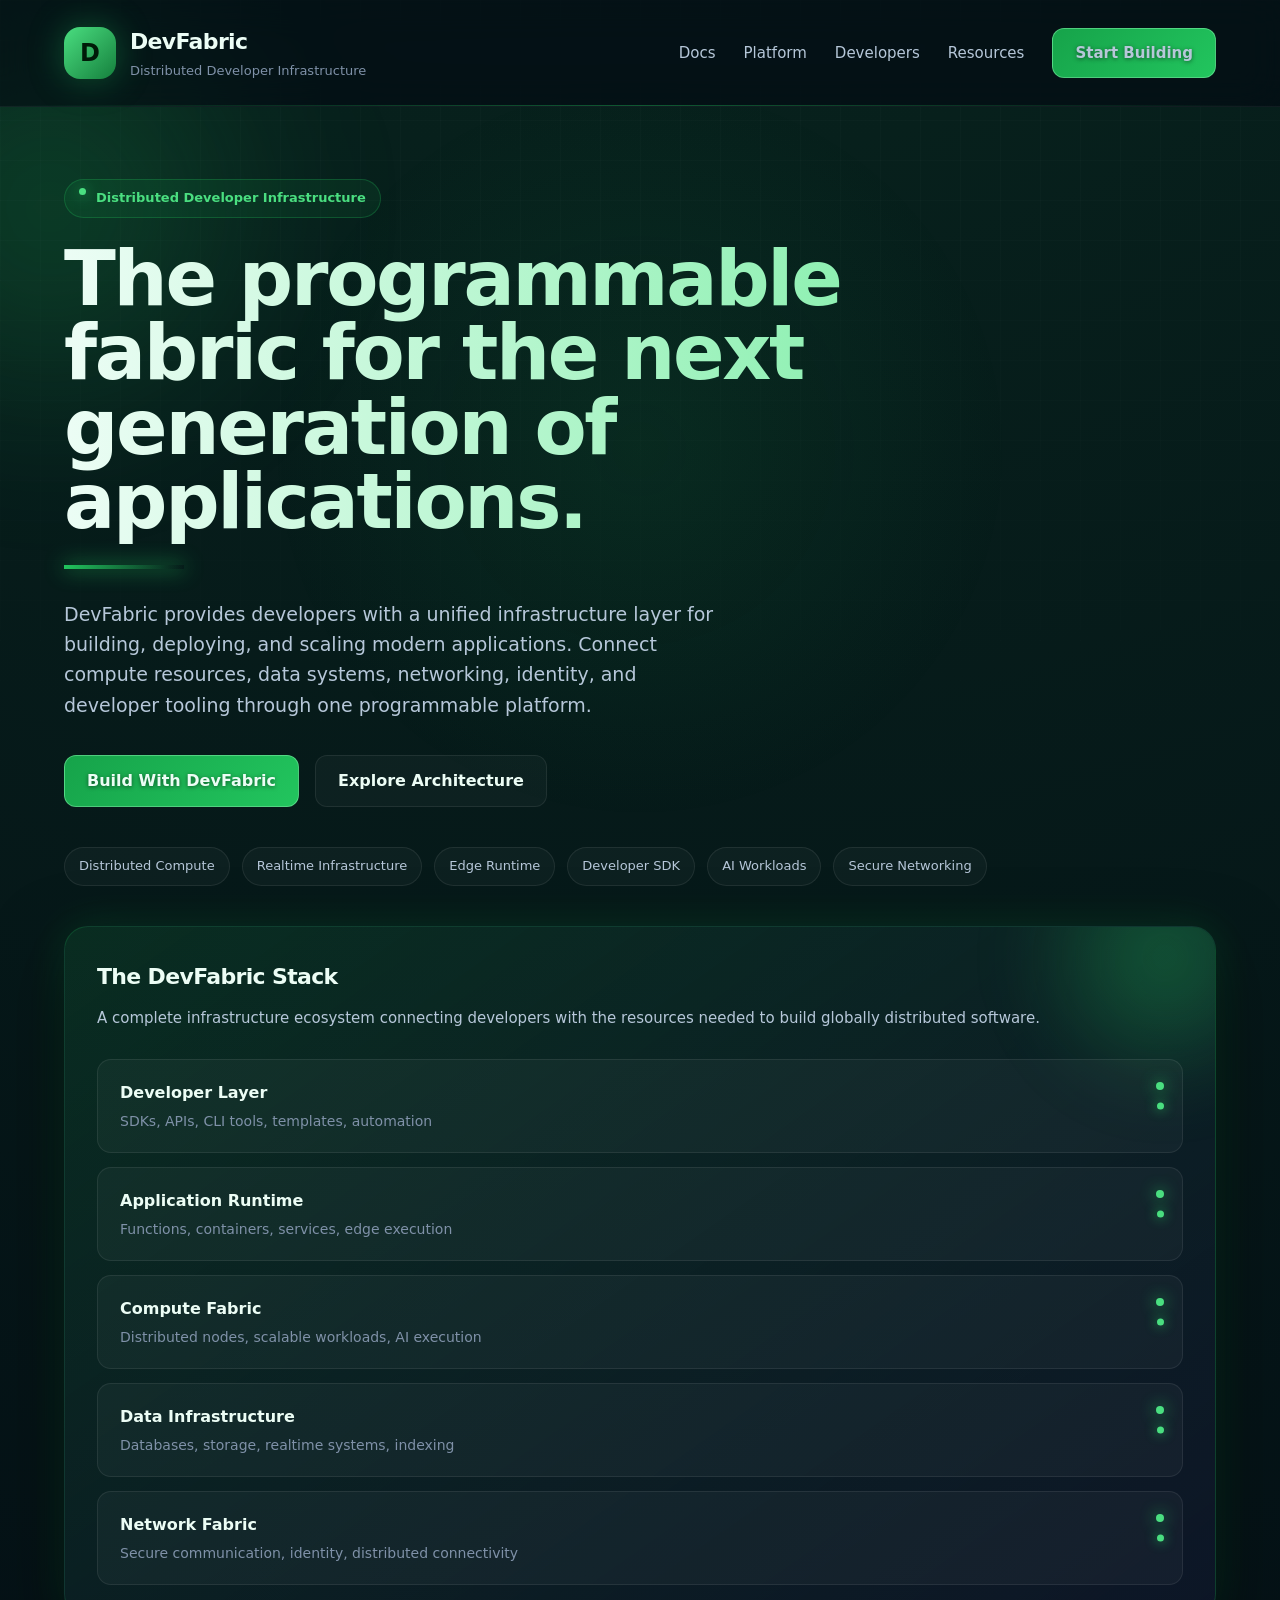
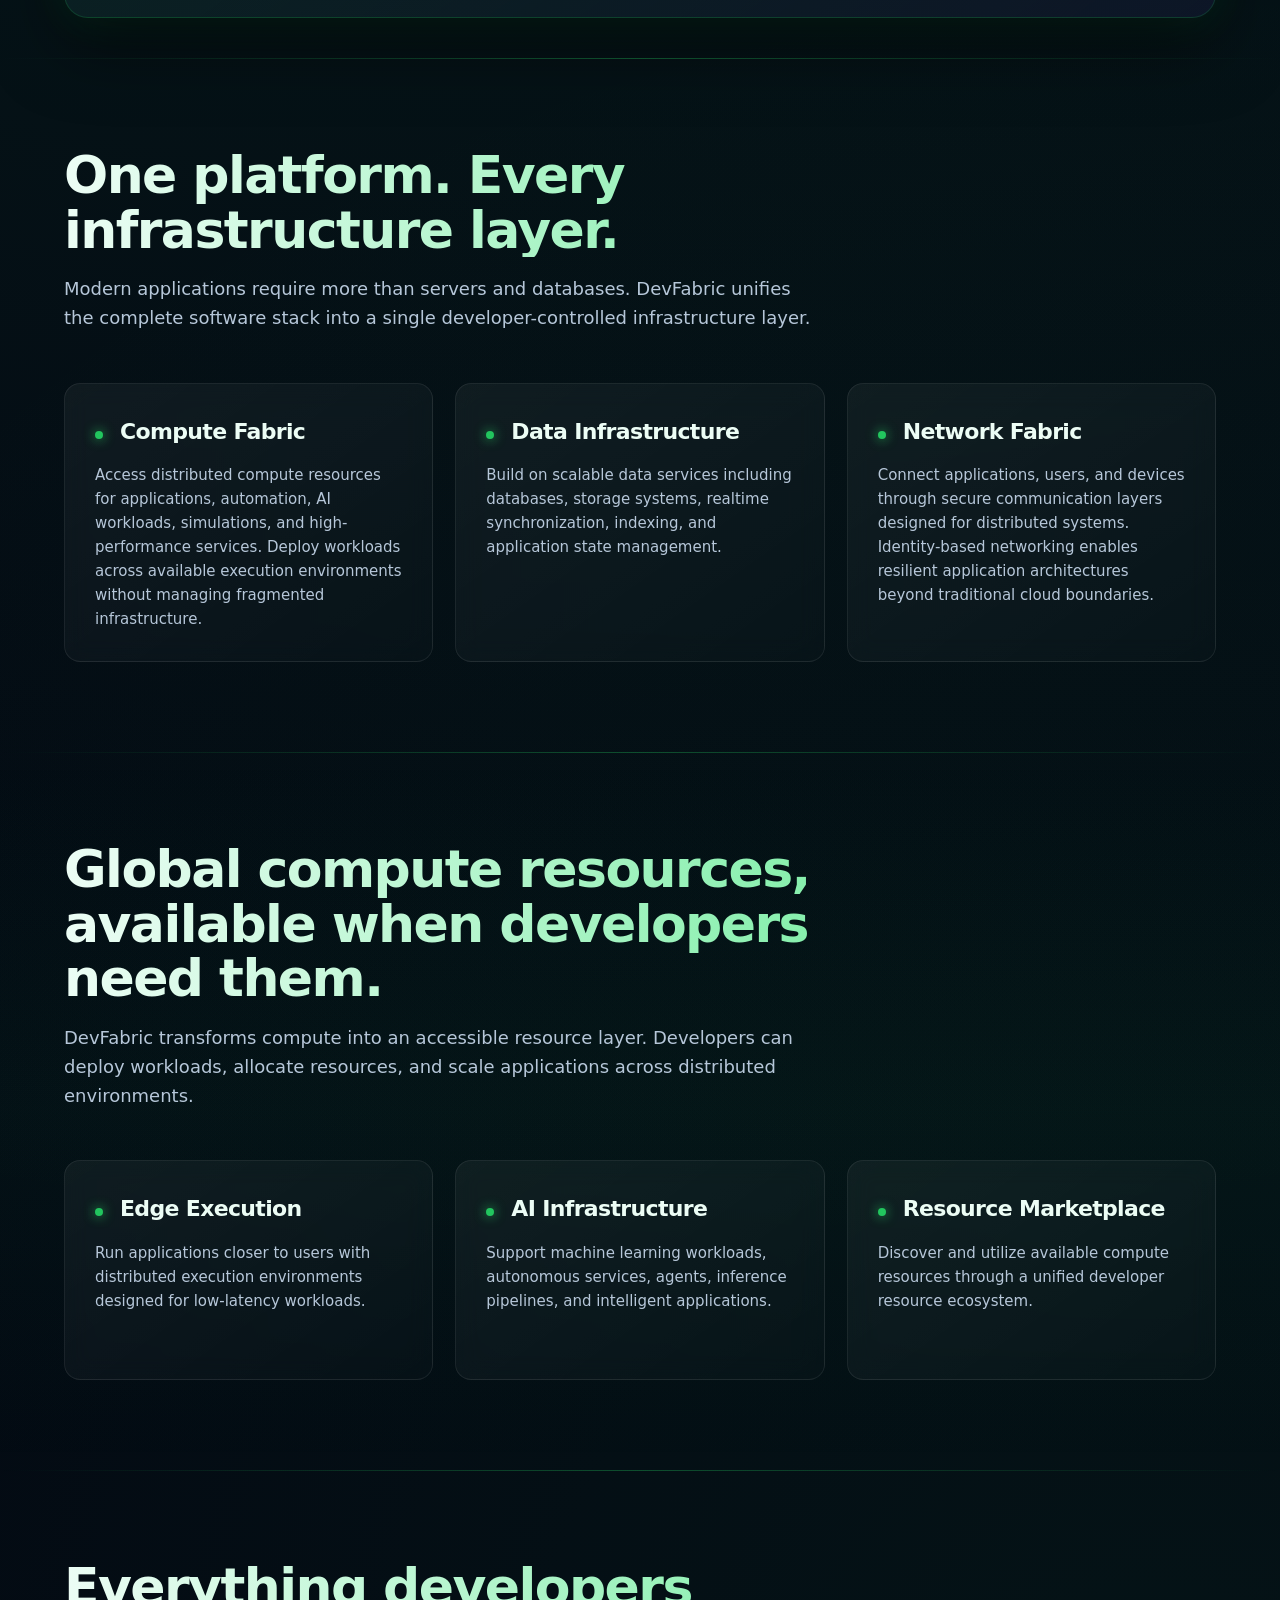
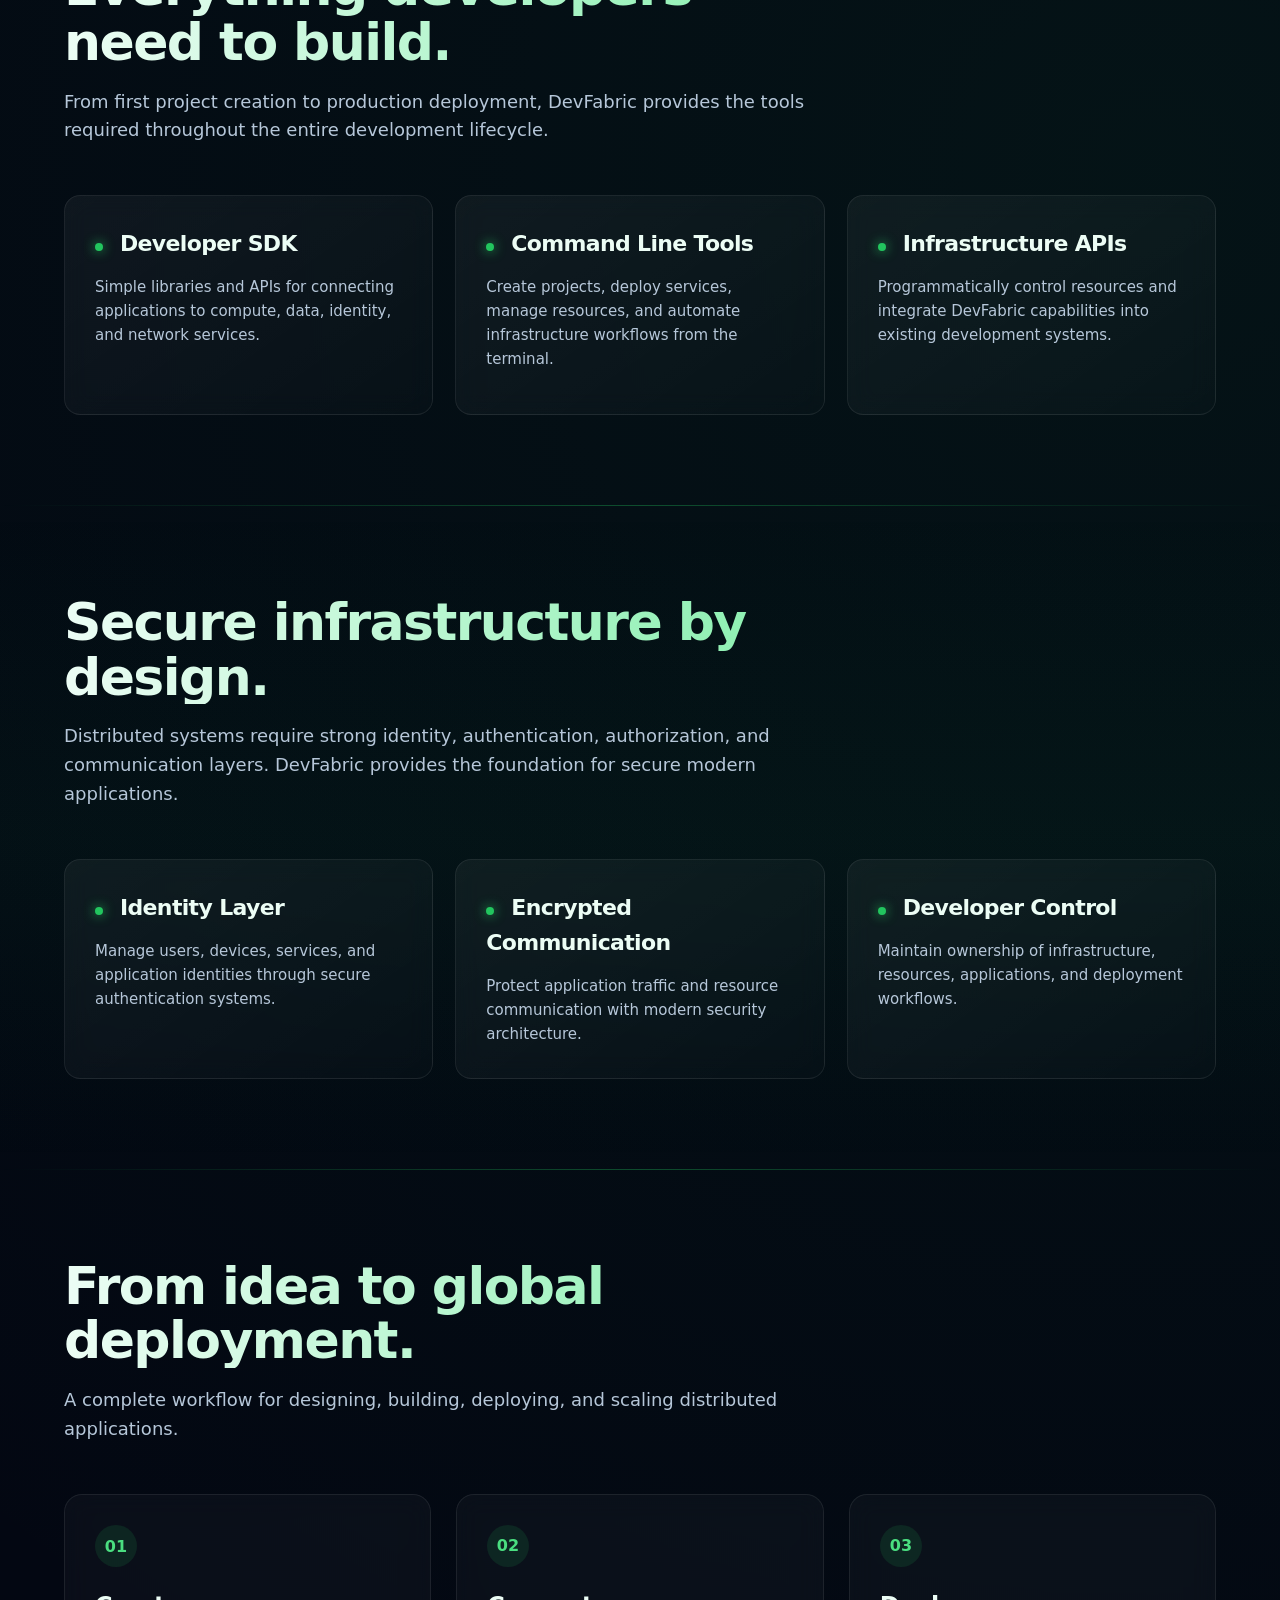
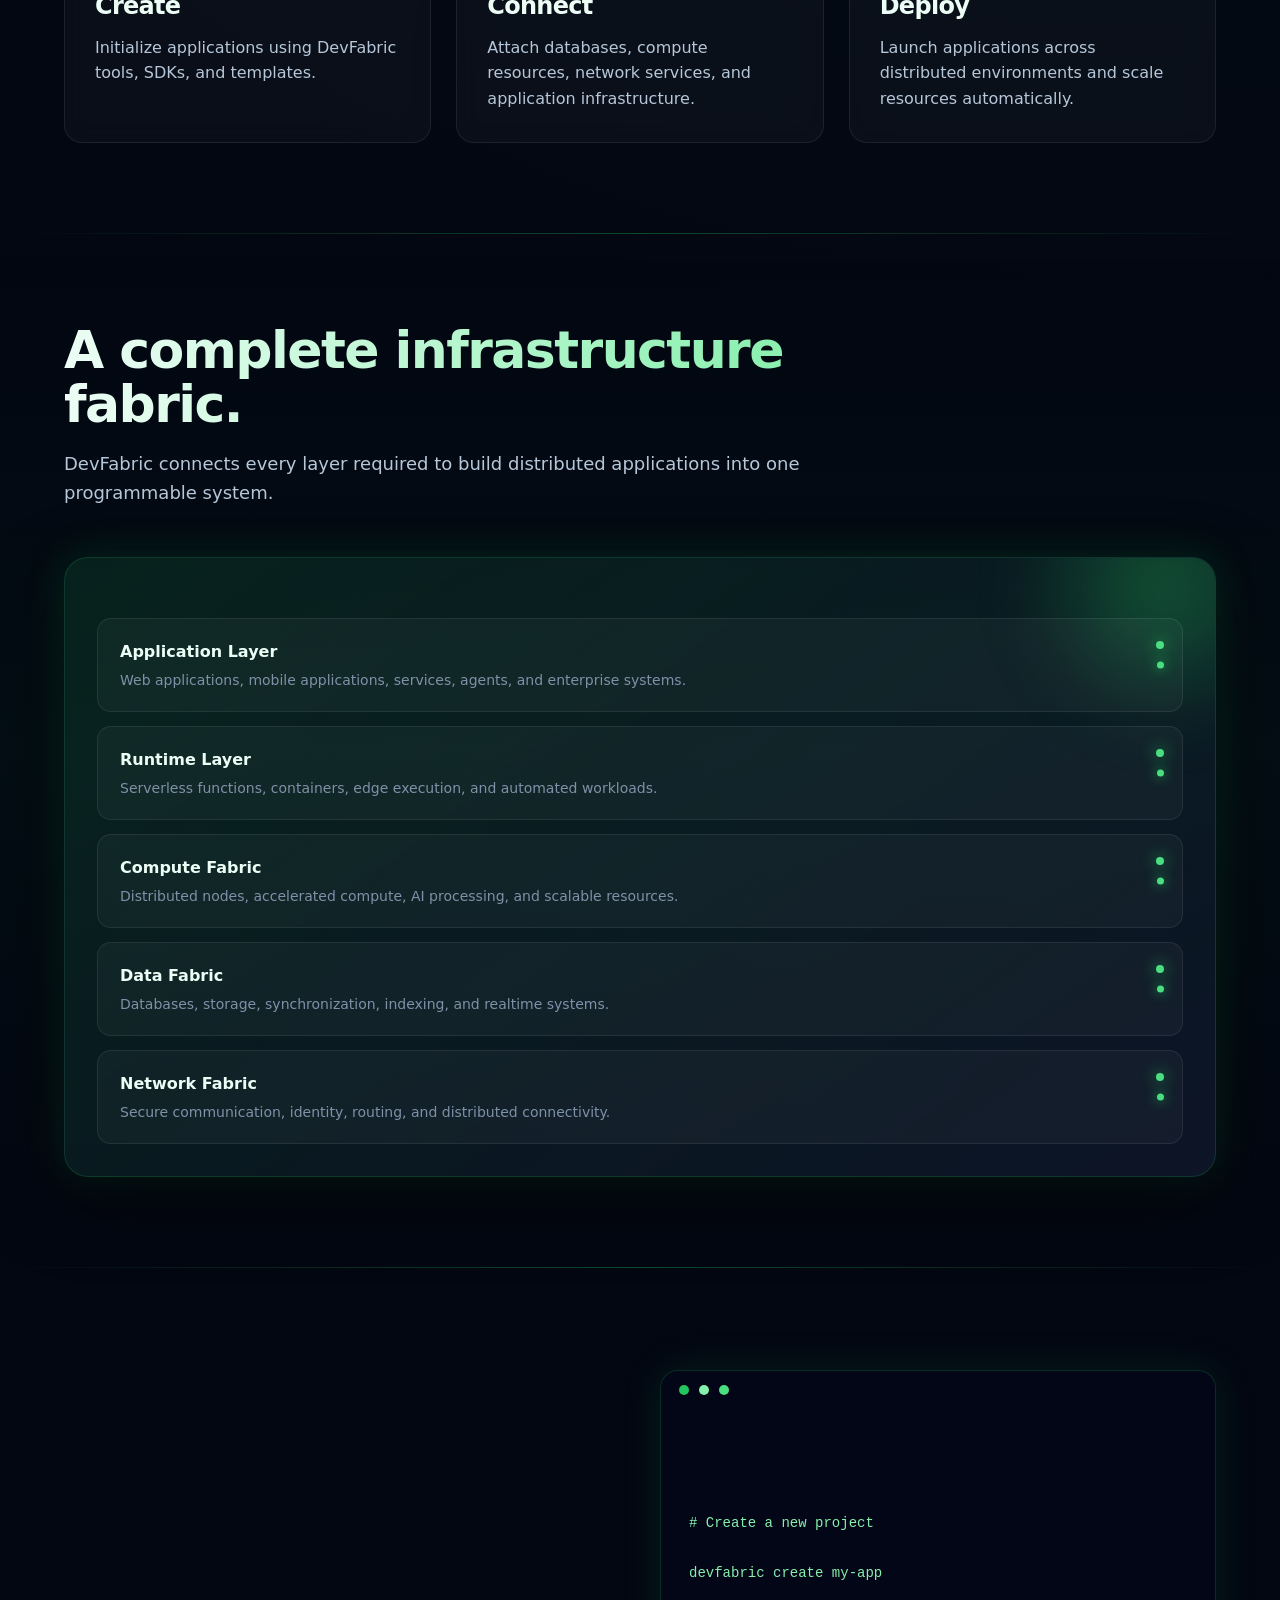
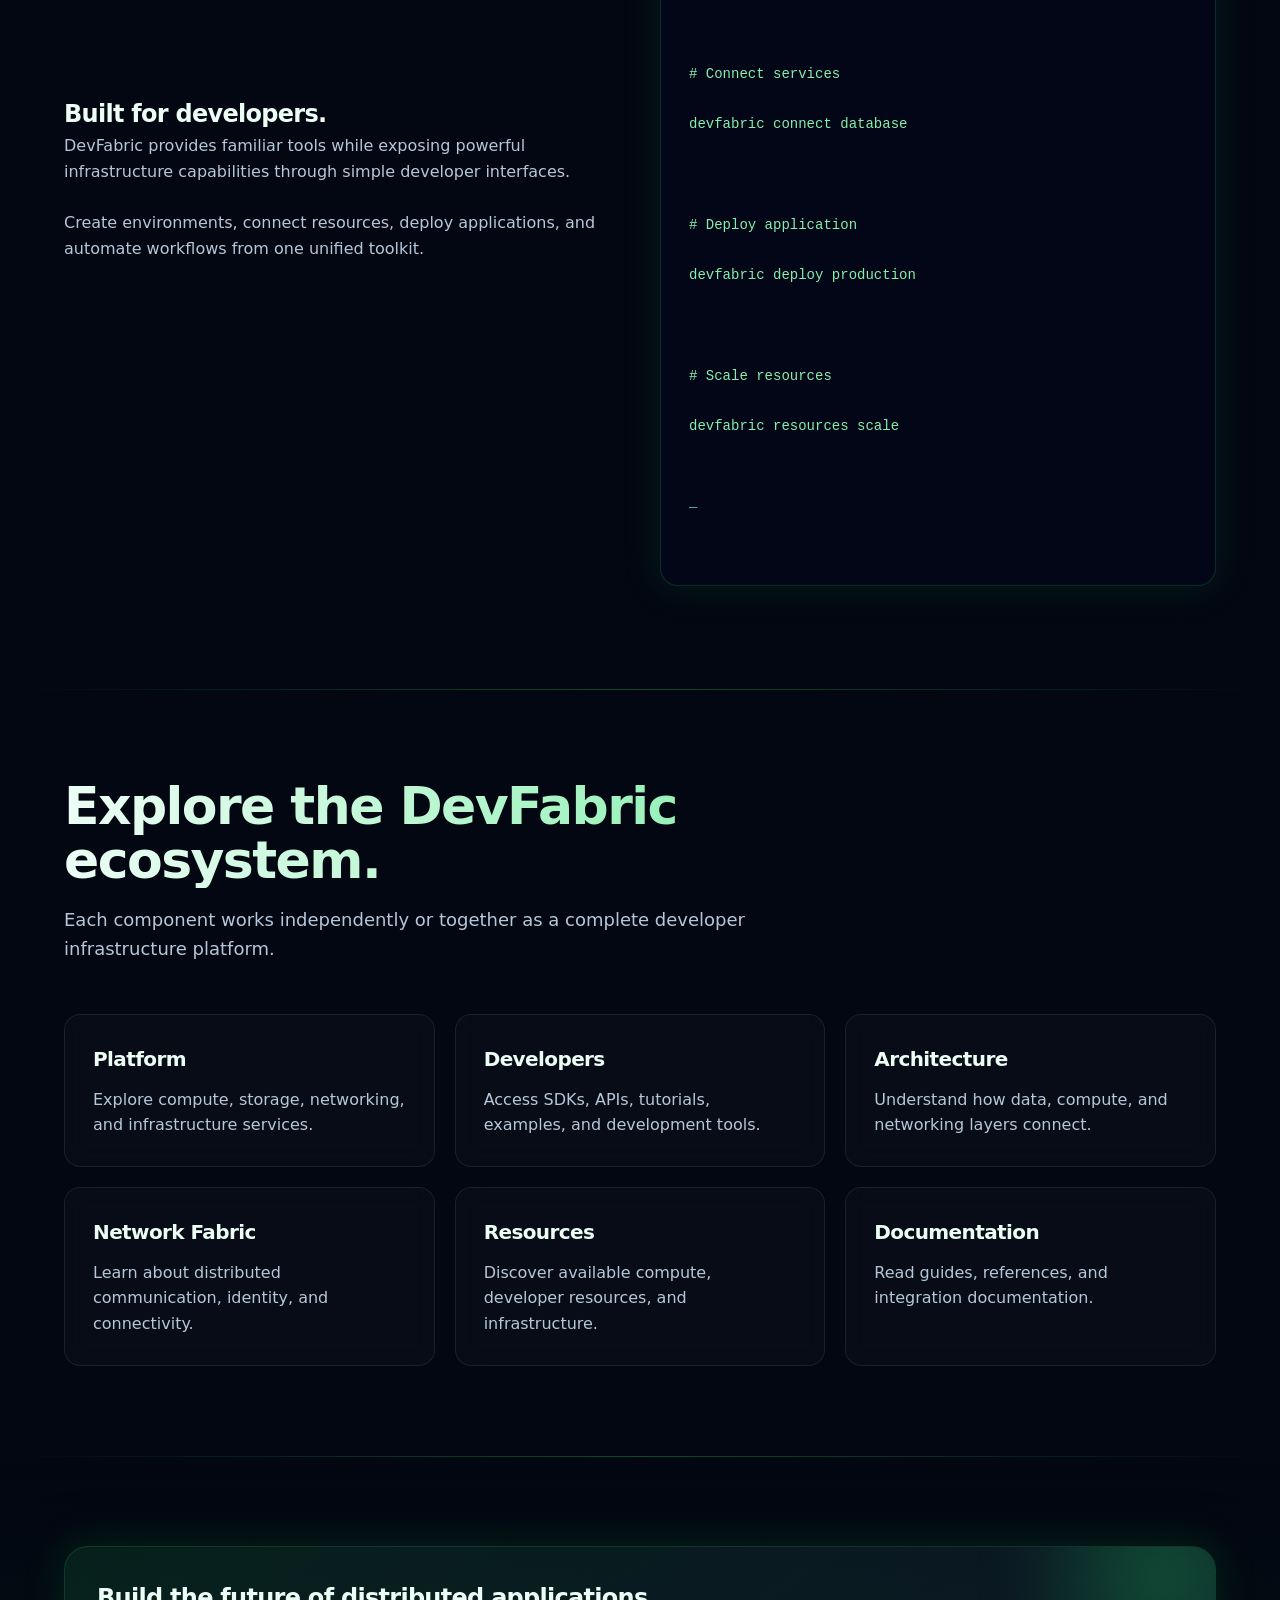
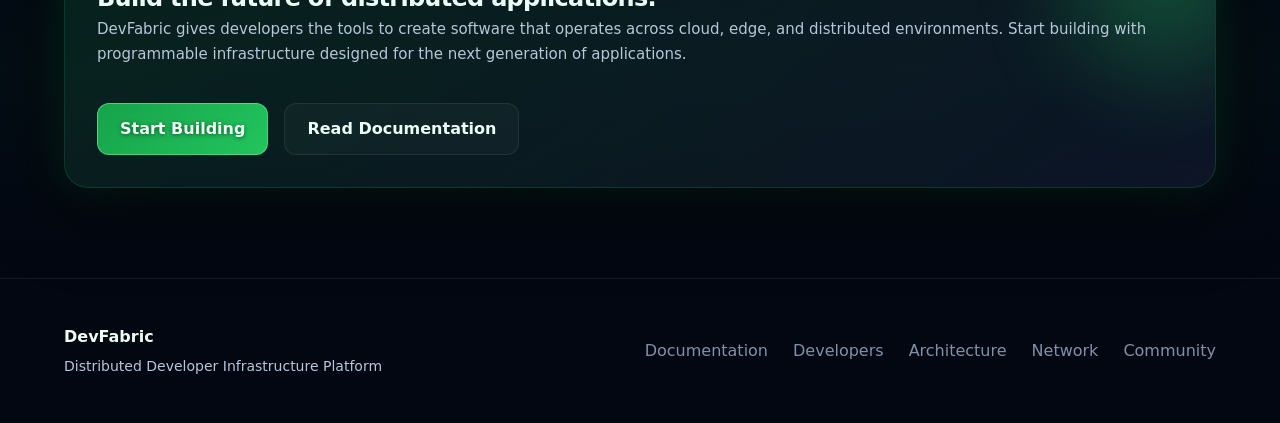
<file: index.html>
<!doctype html>
<html lang="en">

<head>

<meta charset="UTF-8">

<meta name="viewport" content="width=device-width, initial-scale=1.0">

  <link rel="apple-touch-icon" sizes="180x180" href="/apple-touch-icon.png">
<link rel="icon" type="image/png" sizes="32x32" href="/favicon-32x32.png">
<link rel="icon" type="image/png" sizes="16x16" href="/favicon-16x16.png">
<link rel="manifest" href="/site.webmanifest">


<title>
DevFabric — The Distributed Developer Infrastructure Layer
</title>


<meta 
name="description"
content="
DevFabric is a developer infrastructure platform combining distributed compute,
data services, networking, identity, and programmable resources into one unified fabric.
">


<meta property="og:title"
content="DevFabric — Distributed Developer Infrastructure">


<meta property="og:description"
content="
Build, deploy, and scale applications using global compute resources,
distributed networking, realtime infrastructure, and developer-first tooling.
">


<link rel="stylesheet" href="style.css">


</head>




<body>



<!-- =====================================================
HEADER
===================================================== -->


<header class="site-header">


<div class="container header-container">


<a href="index.html" class="brand">


<div class="brand-icon">

D

</div>



<div class="brand-text">


<h1>
DevFabric
</h1>


<span>
Distributed Developer Infrastructure
</span>


</div>


</a>





<nav class="navigation">


<a href="docs.html">
Docs
</a>


<a href="platform.html">
Platform
</a>


<a href="developers.html">
Developers
</a>


<a href="resources.html">
Resources
</a>



<a 
href="start.html"
class="button primary-button">

Start Building

</a>


</nav>


</div>


</header>









<main>





<!-- =====================================================
HERO
===================================================== -->


<section class="hero">


<div class="container hero-grid">





<div class="hero-content">



<div class="tag">

Distributed Developer Infrastructure

</div>





<h2>

The programmable fabric
for the next generation
of applications.

</h2>





<p>

DevFabric provides developers with a unified infrastructure layer
for building, deploying, and scaling modern applications.

Connect compute resources, data systems, networking,
identity, and developer tooling through one programmable platform.

</p>





<div class="hero-actions">


<a 
href="developers.html"
class="button primary-button">

Build With DevFabric

</a>



<a 
href="architecture.html"
class="button secondary-button">

Explore Architecture

</a>


</div>





<div class="technology-list">


<div>
Distributed Compute
</div>


<div>
Realtime Infrastructure
</div>


<div>
Edge Runtime
</div>


<div>
Developer SDK
</div>


<div>
AI Workloads
</div>


<div>
Secure Networking
</div>



</div>





</div>









<!-- =====================================================
ARCHITECTURE PANEL
===================================================== -->


<div class="architecture-card">



<h3>
The DevFabric Stack
</h3>



<p>

A complete infrastructure ecosystem connecting developers
with the resources needed to build globally distributed software.

</p>





<div class="architecture-stack">






<div class="stack-item">


<strong>
Developer Layer
</strong>


<span>

SDKs, APIs, CLI tools, templates, automation

</span>


</div>






<div class="stack-item">


<strong>
Application Runtime
</strong>


<span>

Functions, containers, services, edge execution

</span>


</div>







<div class="stack-item">


<strong>
Compute Fabric
</strong>


<span>

Distributed nodes, scalable workloads, AI execution

</span>


</div>








<div class="stack-item">


<strong>
Data Infrastructure
</strong>


<span>

Databases, storage, realtime systems, indexing

</span>


</div>







<div class="stack-item">


<strong>
Network Fabric
</strong>


<span>

Secure communication, identity, distributed connectivity

</span>


</div>




</div>


</div>





</div>


</section>


  <!-- =====================================================
CORE PLATFORM
===================================================== -->


<section class="section">


<div class="container">


<div class="section-heading">


<h2>

One platform.
Every infrastructure layer.

</h2>



<p>

Modern applications require more than servers and databases.
DevFabric unifies the complete software stack into a single
developer-controlled infrastructure layer.

</p>


</div>






<div class="feature-grid">





<article class="feature-card">


<h3>
Compute Fabric
</h3>


<p>

Access distributed compute resources for applications,
automation, AI workloads, simulations, and high-performance
services.

Deploy workloads across available execution environments
without managing fragmented infrastructure.

</p>


</article>








<article class="feature-card">


<h3>
Data Infrastructure
</h3>


<p>

Build on scalable data services including databases,
storage systems, realtime synchronization, indexing,
and application state management.

</p>


</article>







<article class="feature-card">


<h3>
Network Fabric
</h3>


<p>

Connect applications, users, and devices through secure
communication layers designed for distributed systems.

Identity-based networking enables resilient application
architectures beyond traditional cloud boundaries.

</p>


</article>





</div>


</div>


</section>









<!-- =====================================================
COMPUTE FABRIC
===================================================== -->


<section class="section dark-section">


<div class="container">



<div class="section-heading">


<h2>

Global compute resources,
available when developers need them.

</h2>



<p>

DevFabric transforms compute into an accessible resource layer.
Developers can deploy workloads, allocate resources, and scale
applications across distributed environments.

</p>


</div>





<div class="feature-grid">





<article class="feature-card">


<h3>
Edge Execution
</h3>


<p>

Run applications closer to users with distributed execution
environments designed for low-latency workloads.

</p>


</article>







<article class="feature-card">


<h3>
AI Infrastructure
</h3>


<p>

Support machine learning workloads, autonomous services,
agents, inference pipelines, and intelligent applications.

</p>


</article>







<article class="feature-card">


<h3>
Resource Marketplace
</h3>


<p>

Discover and utilize available compute resources through
a unified developer resource ecosystem.

</p>


</article>





</div>



</div>


</section>









<!-- =====================================================
DEVELOPER STACK
===================================================== -->


<section class="section">


<div class="container">



<div class="section-heading">


<h2>

Everything developers need to build.

</h2>



<p>

From first project creation to production deployment,
DevFabric provides the tools required throughout the
entire development lifecycle.

</p>


</div>







<div class="feature-grid">





<article class="feature-card">


<h3>
Developer SDK
</h3>


<p>

Simple libraries and APIs for connecting applications
to compute, data, identity, and network services.

</p>


</article>







<article class="feature-card">


<h3>
Command Line Tools
</h3>


<p>

Create projects, deploy services, manage resources,
and automate infrastructure workflows from the terminal.

</p>


</article>







<article class="feature-card">


<h3>
Infrastructure APIs
</h3>


<p>

Programmatically control resources and integrate
DevFabric capabilities into existing development systems.

</p>


</article>




</div>




</div>


</section>









<!-- =====================================================
SECURITY AND IDENTITY
===================================================== -->


<section class="section dark-section">


<div class="container">





<div class="section-heading">


<h2>

Secure infrastructure by design.

</h2>



<p>

Distributed systems require strong identity,
authentication, authorization, and communication layers.

DevFabric provides the foundation for secure modern applications.

</p>


</div>








<div class="feature-grid">





<article class="feature-card">


<h3>
Identity Layer
</h3>


<p>

Manage users, devices, services, and application identities
through secure authentication systems.

</p>


</article>







<article class="feature-card">


<h3>
Encrypted Communication
</h3>


<p>

Protect application traffic and resource communication
with modern security architecture.

</p>


</article>







<article class="feature-card">


<h3>
Developer Control
</h3>


<p>

Maintain ownership of infrastructure, resources,
applications, and deployment workflows.

</p>


</article>





</div>




</div>


</section>









<!-- =====================================================
DEVELOPER WORKFLOW
===================================================== -->


<section class="section">


<div class="container">





<div class="section-heading">


<h2>

From idea to global deployment.

</h2>



<p>

A complete workflow for designing, building,
deploying, and scaling distributed applications.

</p>


</div>







<div class="workflow">





<div class="workflow-step">


<span>
01
</span>


<h3>
Create
</h3>


<p>

Initialize applications using DevFabric tools,
SDKs, and templates.

</p>


</div>







<div class="workflow-step">


<span>
02
</span>


<h3>
Connect
</h3>


<p>

Attach databases, compute resources,
network services, and application infrastructure.

</p>


</div>







<div class="workflow-step">


<span>
03
</span>


<h3>
Deploy
</h3>


<p>

Launch applications across distributed environments
and scale resources automatically.

</p>


</div>





</div>





</div>


</section>

  <!-- =====================================================
ARCHITECTURE OVERVIEW
===================================================== -->


<section class="section dark-section">


<div class="container">


<div class="section-heading">


<h2>

A complete infrastructure fabric.

</h2>


<p>

DevFabric connects every layer required to build
distributed applications into one programmable system.

</p>


</div>





<div class="architecture-card">


<div class="architecture-stack">





<div class="stack-item">


<strong>
Application Layer
</strong>


<span>

Web applications, mobile applications,
services, agents, and enterprise systems.

</span>


</div>






<div class="stack-item">


<strong>
Runtime Layer
</strong>


<span>

Serverless functions, containers,
edge execution, and automated workloads.

</span>


</div>






<div class="stack-item">


<strong>
Compute Fabric
</strong>


<span>

Distributed nodes, accelerated compute,
AI processing, and scalable resources.

</span>


</div>






<div class="stack-item">


<strong>
Data Fabric
</strong>


<span>

Databases, storage, synchronization,
indexing, and realtime systems.

</span>


</div>






<div class="stack-item">


<strong>
Network Fabric
</strong>


<span>

Secure communication, identity,
routing, and distributed connectivity.

</span>


</div>




</div>


</div>





</div>


</section>









<!-- =====================================================
DEVELOPER EXPERIENCE
===================================================== -->


<section class="section">


<div class="container code-section">





<div>


<h2>

Built for developers.

</h2>



<p>

DevFabric provides familiar tools while exposing
powerful infrastructure capabilities through simple
developer interfaces.

</p>



<br>



<p>

Create environments, connect resources,
deploy applications, and automate workflows
from one unified toolkit.

</p>


</div>






<pre class="code-block">

<code>


# Create a new project

devfabric create my-app



# Connect services

devfabric connect database



# Deploy application

devfabric deploy production



# Scale resources

devfabric resources scale


</code>

</pre>





</div>


</section>









<!-- =====================================================
PLATFORM SERVICES
===================================================== -->


<section class="section">


<div class="container">





<div class="section-heading">


<h2>

Explore the DevFabric ecosystem.

</h2>



<p>

Each component works independently or together
as a complete developer infrastructure platform.

</p>


</div>







<div class="ecosystem-grid">





<a href="platform.html" class="ecosystem-card">


<h3>
Platform
</h3>


<p>

Explore compute, storage,
networking, and infrastructure services.

</p>


</a>







<a href="developers.html" class="ecosystem-card">


<h3>
Developers
</h3>


<p>

Access SDKs, APIs, tutorials,
examples, and development tools.

</p>


</a>








<a href="architecture.html" class="ecosystem-card">


<h3>
Architecture
</h3>


<p>

Understand how data,
compute, and networking layers connect.

</p>


</a>







<a href="network.html" class="ecosystem-card">


<h3>
Network Fabric
</h3>


<p>

Learn about distributed communication,
identity, and connectivity.

</p>


</a>







<a href="resources.html" class="ecosystem-card">


<h3>
Resources
</h3>


<p>

Discover available compute,
developer resources, and infrastructure.

</p>


</a>







<a href="docs.html" class="ecosystem-card">


<h3>
Documentation
</h3>


<p>

Read guides, references,
and integration documentation.

</p>


</a>





</div>



</div>


</section>









<!-- =====================================================
FINAL CTA
===================================================== -->


<section class="section dark-section">


<div class="container">





<div class="architecture-card">





<h2>

Build the future of distributed applications.

</h2>




<p>

DevFabric gives developers the tools to create
software that operates across cloud, edge,
and distributed environments.

Start building with programmable infrastructure
designed for the next generation of applications.

</p>






<div class="hero-actions">


<a 
href="developers.html"
class="button primary-button">

Start Building

</a>




<a
href="docs.html"
class="button secondary-button">

Read Documentation

</a>



</div>





</div>



</div>


</section>










</main>









<!-- =====================================================
FOOTER
===================================================== -->


<footer class="footer">



<div class="container">





<div>


<strong>
DevFabric
</strong>



<p>

Distributed Developer Infrastructure Platform

</p>


</div>







<div class="footer-links">


<a href="docs.html">
Documentation
</a>


<a href="developers.html">
Developers
</a>


<a href="architecture.html">
Architecture
</a>


<a href="network.html">
Network
</a>


<a href="community.html">
Community
</a>



</div>





</div>


</footer>






</body>

</html>
</file>
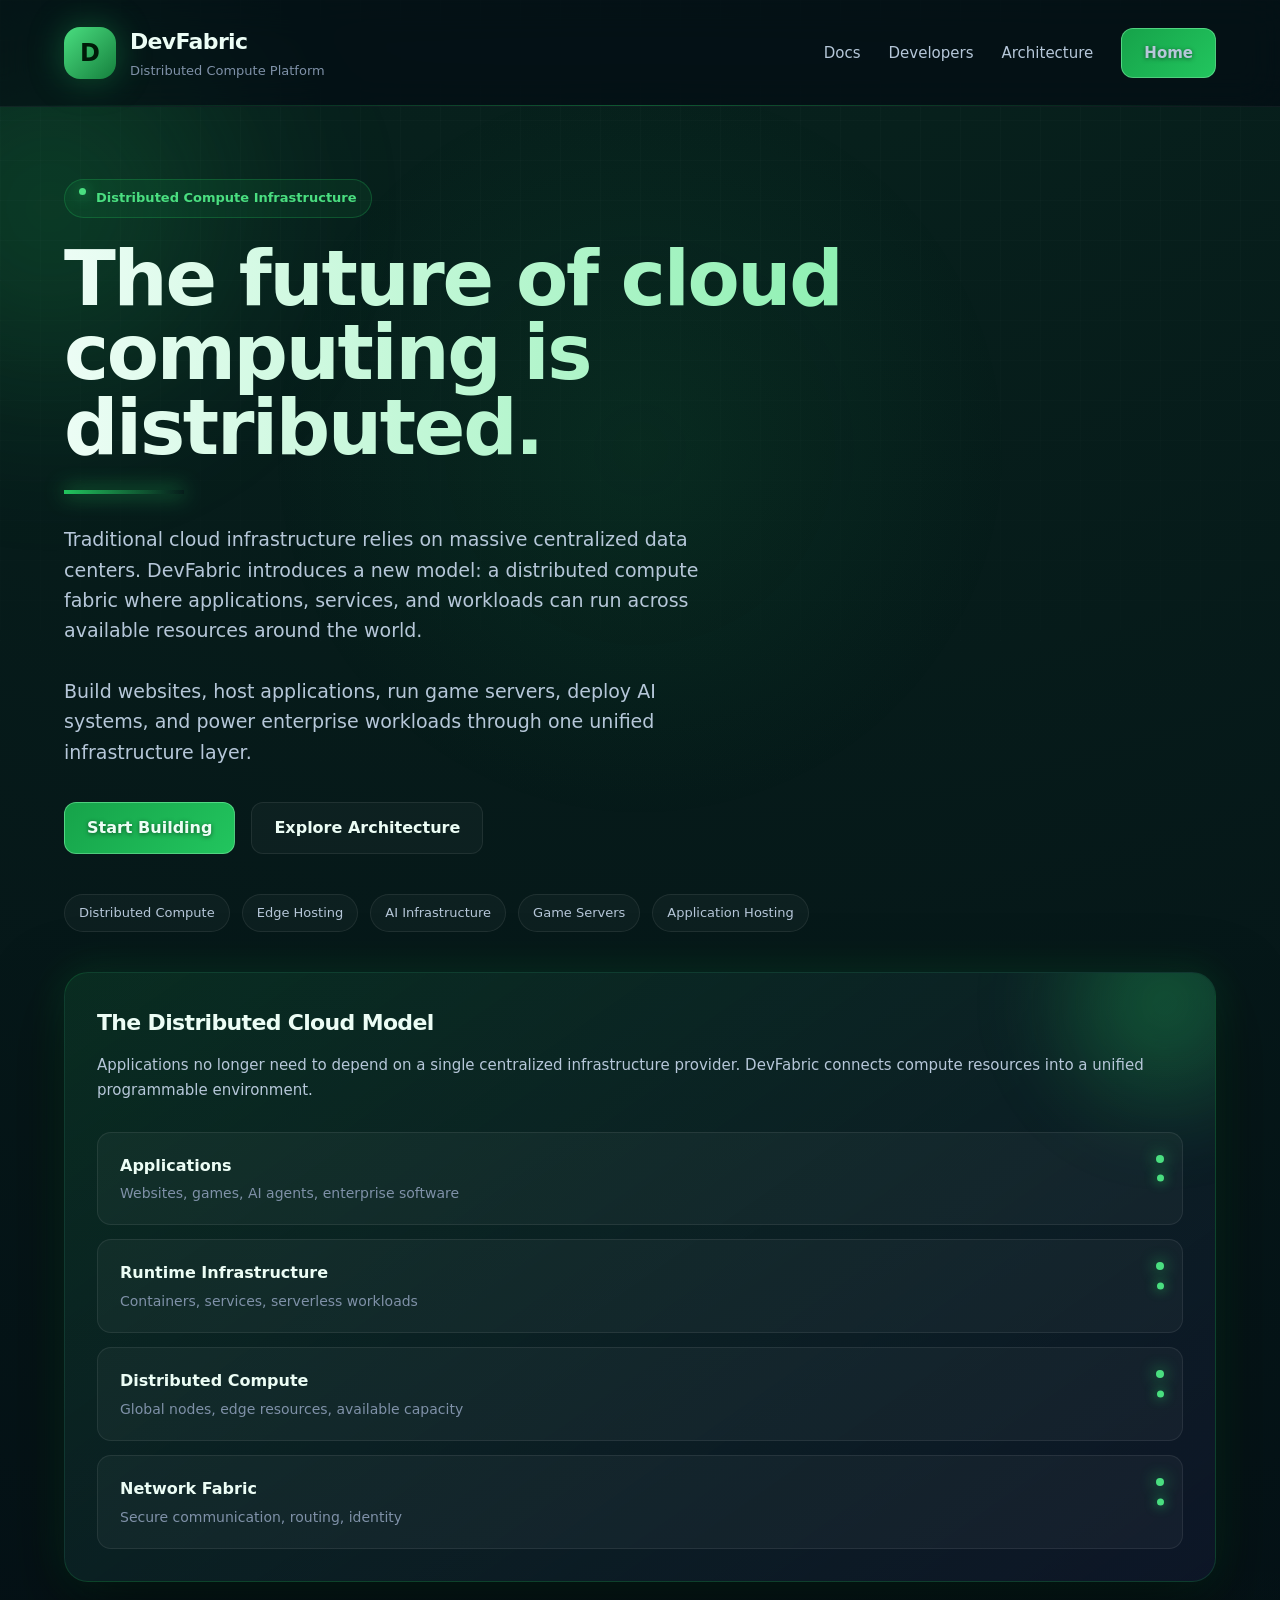
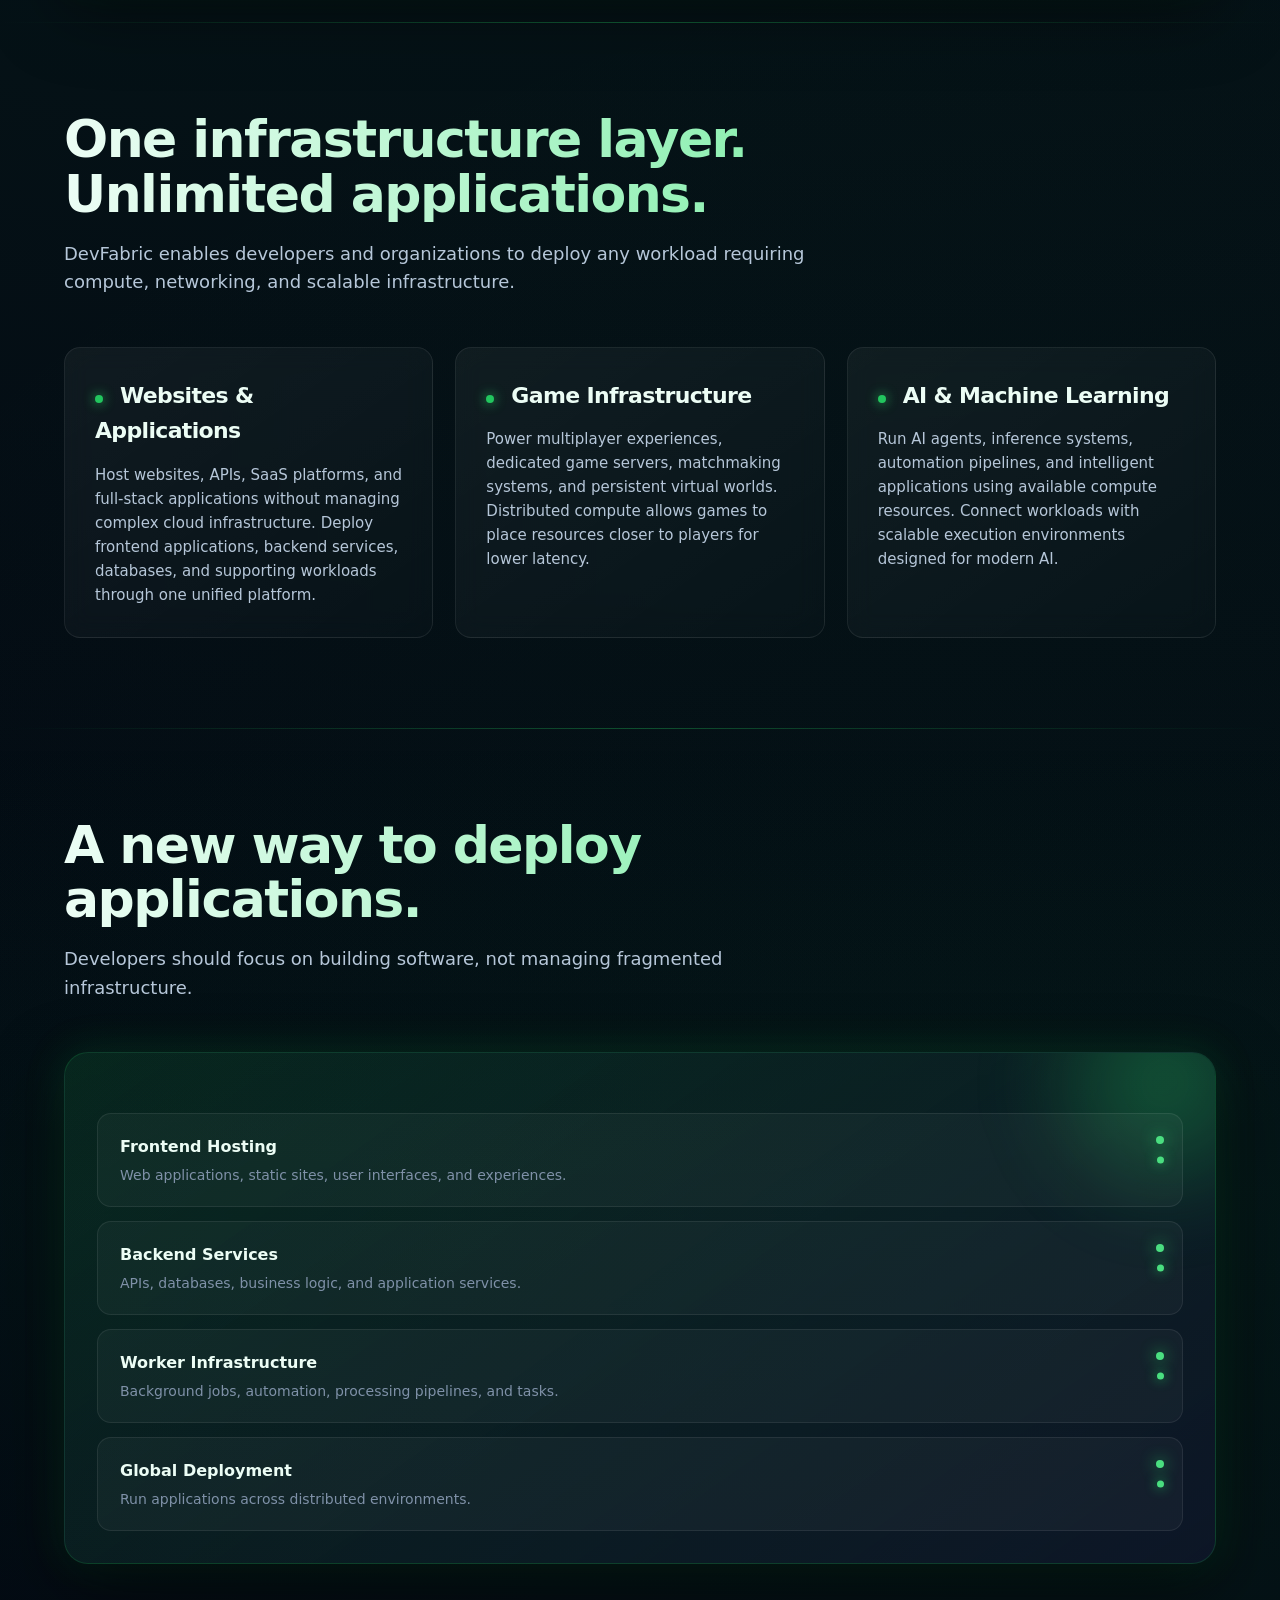
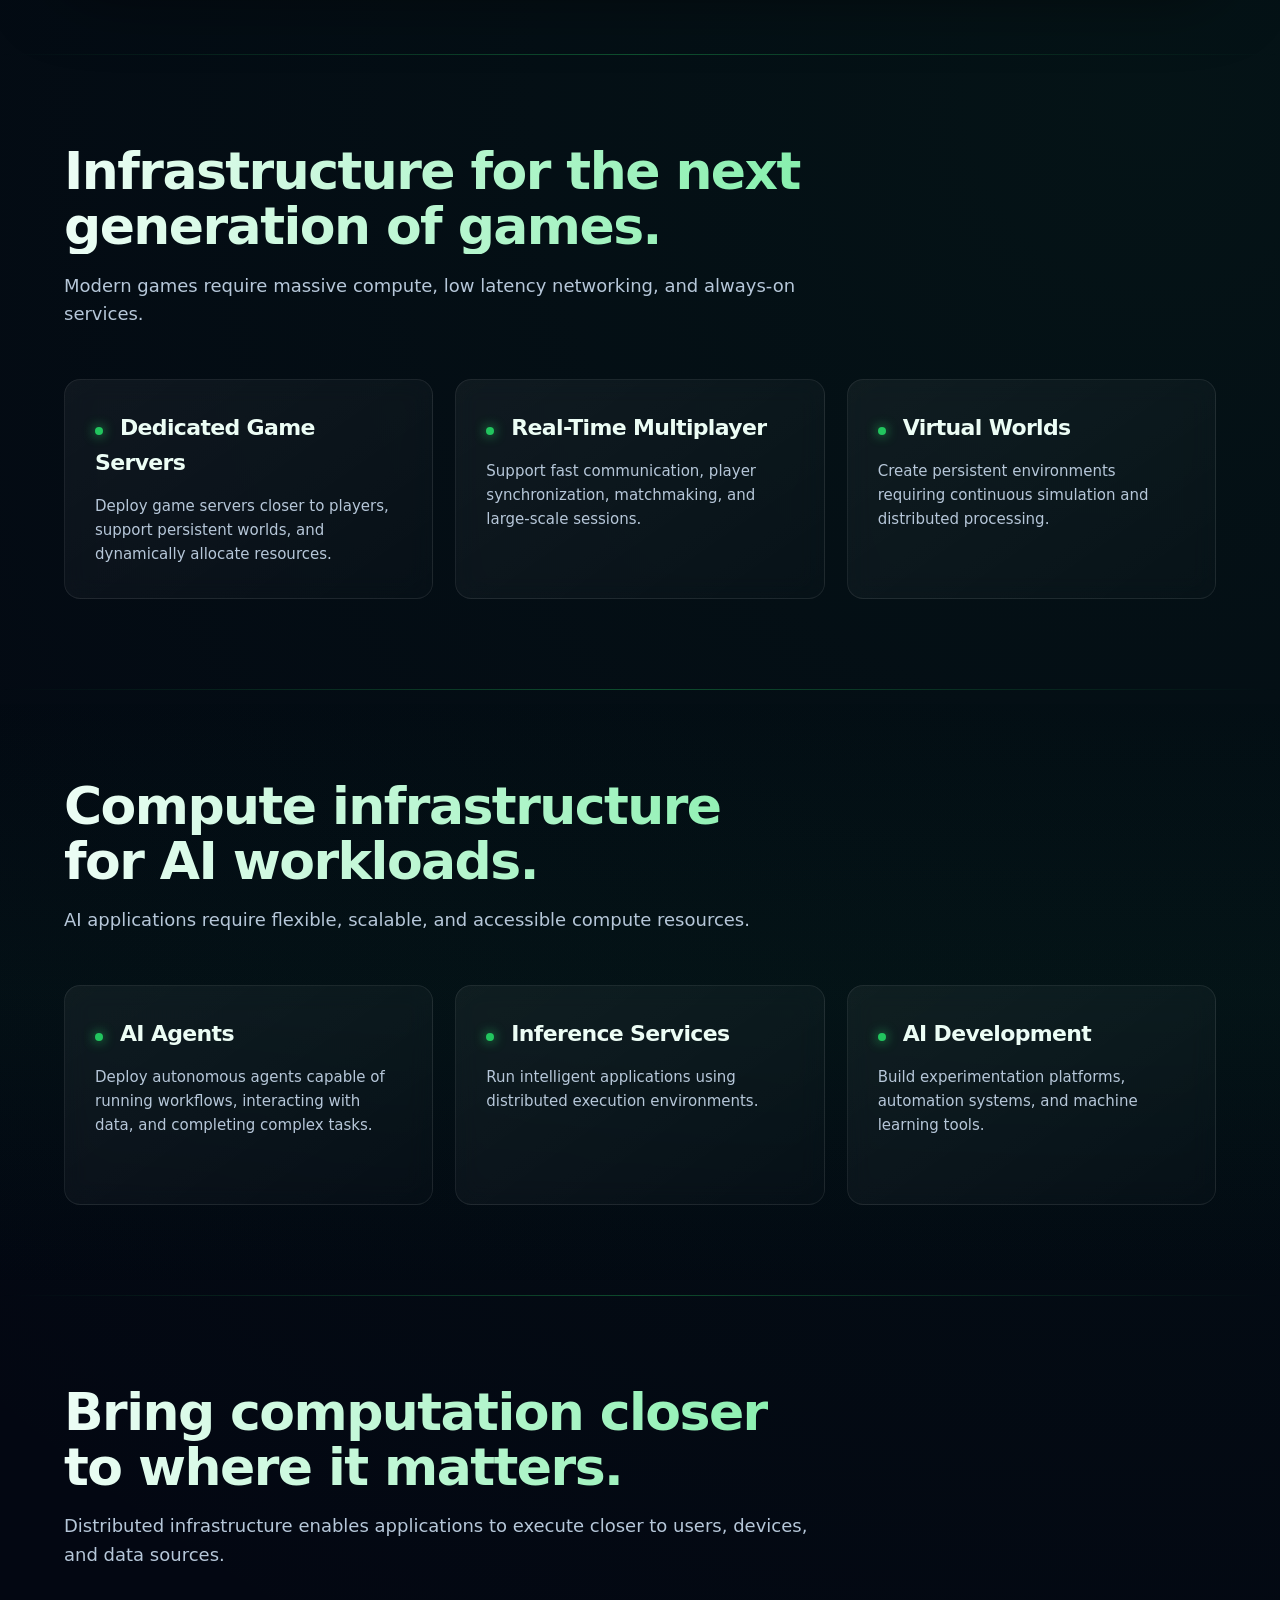
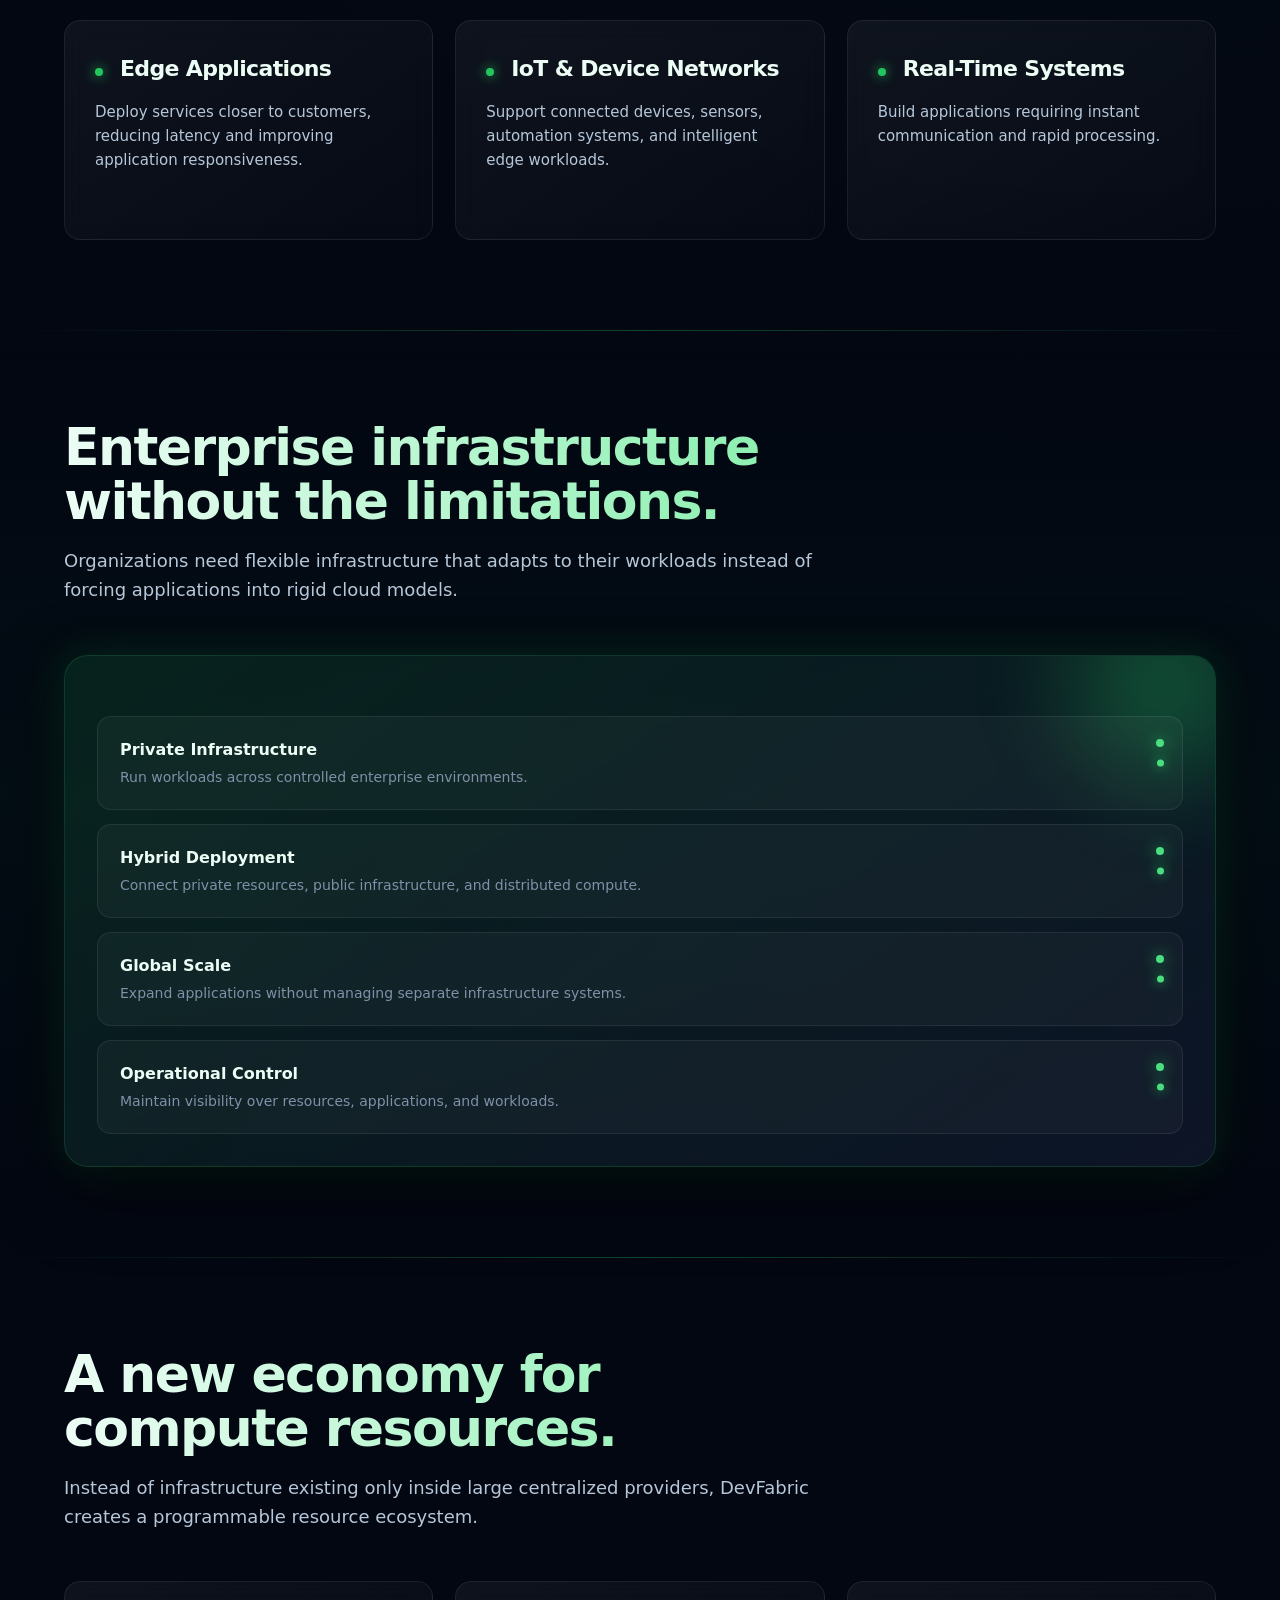
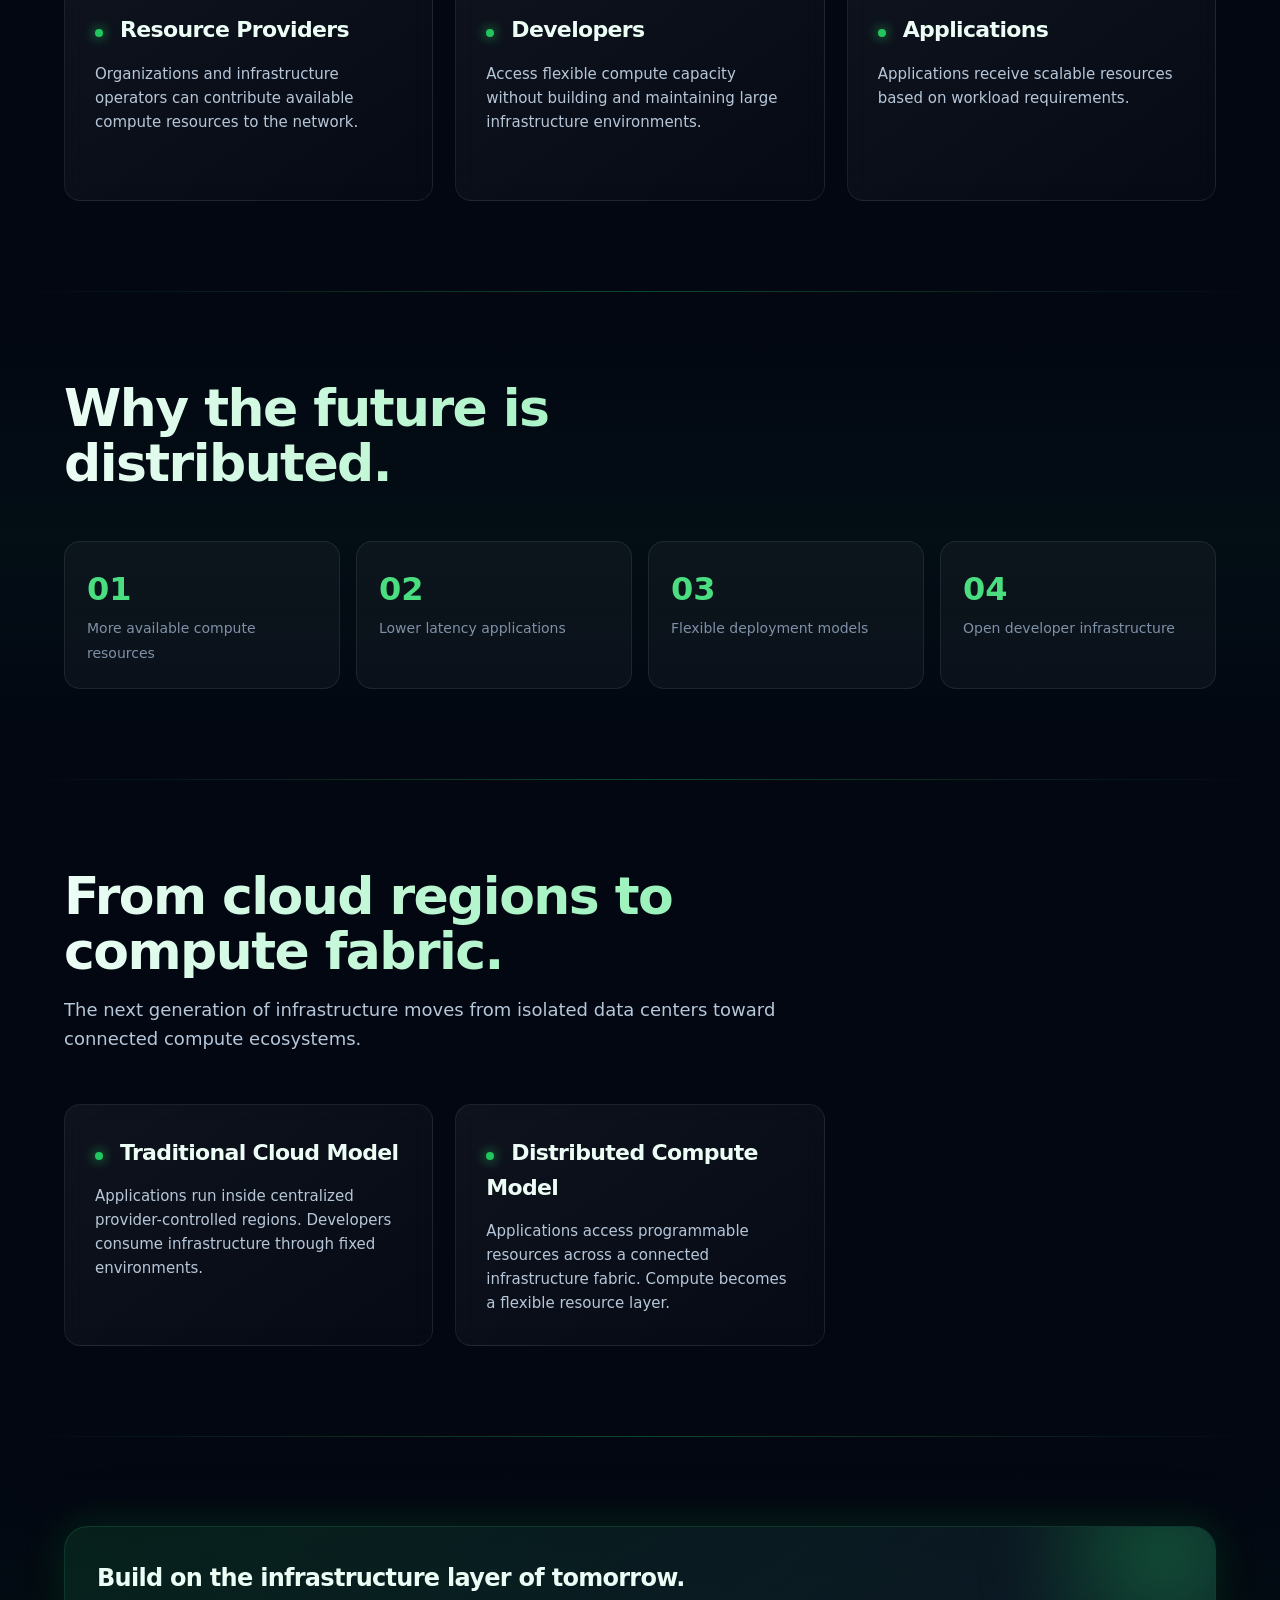
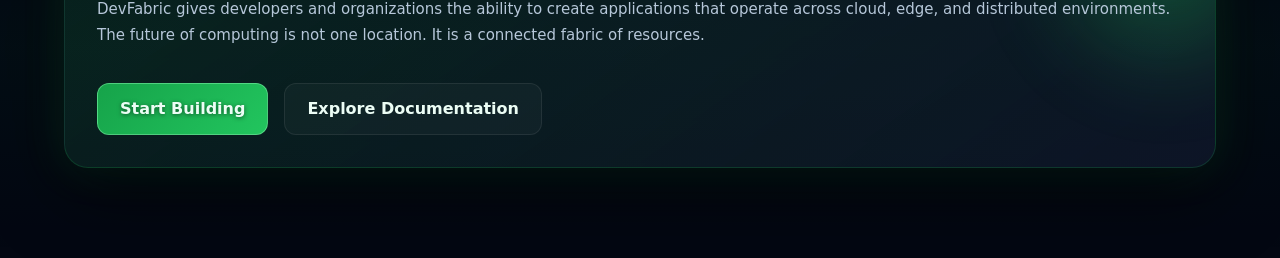
<file: platform.html>
<!doctype html>
<html lang="en">


<head>


<meta charset="UTF-8">


<meta name="viewport" content="width=device-width, initial-scale=1.0">



<title>
DevFabric Platform — Distributed Compute Infrastructure
</title>



<meta name="description"
content="
DevFabric provides distributed compute infrastructure for websites,
applications, AI workloads, gaming servers, and next generation software.
">



<link rel="stylesheet" href="style.css">


</head>




<body>




<header class="site-header">


<div class="container header-container">


<a href="index.html" class="brand">


<div class="brand-icon">
D
</div>



<div class="brand-text">

<h1>
DevFabric
</h1>


<span>
Distributed Compute Platform
</span>


</div>


</a>




<nav class="navigation">


<a href="docs.html">
Docs
</a>


<a href="developers.html">
Developers
</a>


<a href="architecture.html">
Architecture
</a>


<a href="index.html"
class="button primary-button">

Home

</a>


</nav>


</div>


</header>








<main>





<!-- =====================================================
PLATFORM HERO
===================================================== -->


<section class="hero">


<div class="container hero-grid">





<div class="hero-content">


<div class="tag">

Distributed Compute Infrastructure

</div>





<h2>

The future of cloud computing
is distributed.

</h2>





<p>

Traditional cloud infrastructure relies on massive centralized
data centers.

DevFabric introduces a new model:
a distributed compute fabric where applications,
services, and workloads can run across available
resources around the world.

</p>





<p>

Build websites, host applications, run game servers,
deploy AI systems, and power enterprise workloads
through one unified infrastructure layer.

</p>





<div class="hero-actions">


<a href="developers.html"
class="button primary-button">

Start Building

</a>



<a href="architecture.html"
class="button secondary-button">

Explore Architecture

</a>


</div>





<div class="technology-list">


<div>
Distributed Compute
</div>


<div>
Edge Hosting
</div>


<div>
AI Infrastructure
</div>


<div>
Game Servers
</div>


<div>
Application Hosting
</div>


</div>






</div>








<div class="architecture-card">


<h3>

The Distributed Cloud Model

</h3>




<p>

Applications no longer need to depend on
a single centralized infrastructure provider.

DevFabric connects compute resources into
a unified programmable environment.

</p>







<div class="architecture-stack">





<div class="stack-item">


<strong>
Applications

</strong>


<span>

Websites, games, AI agents,
enterprise software

</span>


</div>






<div class="stack-item">


<strong>
Runtime Infrastructure

</strong>


<span>

Containers, services,
serverless workloads

</span>


</div>






<div class="stack-item">


<strong>
Distributed Compute

</strong>


<span>

Global nodes, edge resources,
available capacity

</span>


</div>






<div class="stack-item">


<strong>
Network Fabric

</strong>


<span>

Secure communication,
routing, identity

</span>


</div>




</div>


</div>


</div>


</section>


  <!-- =====================================================
PLATFORM USE CASES
===================================================== -->


<section class="section">


<div class="container">



<div class="section-heading">


<h2>

One infrastructure layer.
Unlimited applications.

</h2>



<p>

DevFabric enables developers and organizations
to deploy any workload requiring compute,
networking, and scalable infrastructure.

</p>


</div>







<div class="feature-grid">





<article class="feature-card">


<h3>

Websites & Applications

</h3>



<p>

Host websites, APIs, SaaS platforms,
and full-stack applications without managing
complex cloud infrastructure.

Deploy frontend applications, backend services,
databases, and supporting workloads through
one unified platform.

</p>


</article>







<article class="feature-card">


<h3>

Game Infrastructure

</h3>



<p>

Power multiplayer experiences,
dedicated game servers, matchmaking systems,
and persistent virtual worlds.

Distributed compute allows games to place
resources closer to players for lower latency.

</p>


</article>







<article class="feature-card">


<h3>

AI & Machine Learning

</h3>



<p>

Run AI agents, inference systems,
automation pipelines, and intelligent applications
using available compute resources.

Connect workloads with scalable execution
environments designed for modern AI.

</p>


</article>






</div>




</div>


</section>









<!-- =====================================================
APPLICATION HOSTING
===================================================== -->


<section class="section dark-section">


<div class="container">





<div class="section-heading">


<h2>

A new way to deploy applications.

</h2>



<p>

Developers should focus on building software,
not managing fragmented infrastructure.

</p>


</div>







<div class="architecture-card">





<div class="architecture-stack">





<div class="stack-item">


<strong>

Frontend Hosting

</strong>


<span>

Web applications, static sites,
user interfaces, and experiences.

</span>


</div>







<div class="stack-item">


<strong>

Backend Services

</strong>


<span>

APIs, databases, business logic,
and application services.

</span>


</div>







<div class="stack-item">


<strong>

Worker Infrastructure

</strong>


<span>

Background jobs, automation,
processing pipelines, and tasks.

</span>


</div>







<div class="stack-item">


<strong>

Global Deployment

</strong>


<span>

Run applications across
distributed environments.

</span>


</div>







</div>




</div>




</div>


</section>









<!-- =====================================================
GAMING PLATFORM
===================================================== -->


<section class="section">


<div class="container">





<div class="section-heading">


<h2>

Infrastructure for the next generation of games.

</h2>



<p>

Modern games require massive compute,
low latency networking, and always-on services.

</p>


</div>






<div class="feature-grid">





<article class="feature-card">


<h3>

Dedicated Game Servers

</h3>


<p>

Deploy game servers closer to players,
support persistent worlds, and dynamically
allocate resources.

</p>


</article>







<article class="feature-card">


<h3>

Real-Time Multiplayer

</h3>


<p>

Support fast communication,
player synchronization, matchmaking,
and large-scale sessions.

</p>


</article>







<article class="feature-card">


<h3>

Virtual Worlds

</h3>


<p>

Create persistent environments requiring
continuous simulation and distributed processing.

</p>


</article>





</div>




</div>


</section>









<!-- =====================================================
AI COMPUTE PLATFORM
===================================================== -->


<section class="section dark-section">


<div class="container">





<div class="section-heading">


<h2>

Compute infrastructure for AI workloads.

</h2>



<p>

AI applications require flexible,
scalable, and accessible compute resources.

</p>


</div>







<div class="feature-grid">





<article class="feature-card">


<h3>

AI Agents

</h3>


<p>

Deploy autonomous agents capable of
running workflows, interacting with data,
and completing complex tasks.

</p>


</article>








<article class="feature-card">


<h3>

Inference Services

</h3>


<p>

Run intelligent applications using
distributed execution environments.

</p>


</article>








<article class="feature-card">


<h3>

AI Development

</h3>


<p>

Build experimentation platforms,
automation systems, and machine learning tools.

</p>


</article>






</div>





</div>


</section>

  <!-- =====================================================
EDGE COMPUTING
===================================================== -->


<section class="section">


<div class="container">





<div class="section-heading">


<h2>

Bring computation closer to where it matters.

</h2>



<p>

Distributed infrastructure enables applications
to execute closer to users, devices, and data sources.

</p>


</div>







<div class="feature-grid">





<article class="feature-card">


<h3>

Edge Applications

</h3>


<p>

Deploy services closer to customers,
reducing latency and improving application
responsiveness.

</p>


</article>








<article class="feature-card">


<h3>

IoT & Device Networks

</h3>


<p>

Support connected devices,
sensors, automation systems,
and intelligent edge workloads.

</p>


</article>








<article class="feature-card">


<h3>

Real-Time Systems

</h3>


<p>

Build applications requiring
instant communication and rapid processing.

</p>


</article>





</div>




</div>


</section>









<!-- =====================================================
ENTERPRISE INFRASTRUCTURE
===================================================== -->


<section class="section dark-section">


<div class="container">





<div class="section-heading">


<h2>

Enterprise infrastructure without the limitations.

</h2>



<p>

Organizations need flexible infrastructure
that adapts to their workloads instead of forcing
applications into rigid cloud models.

</p>


</div>







<div class="architecture-card">





<div class="architecture-stack">





<div class="stack-item">


<strong>

Private Infrastructure

</strong>


<span>

Run workloads across controlled
enterprise environments.

</span>


</div>








<div class="stack-item">


<strong>

Hybrid Deployment

</strong>


<span>

Connect private resources,
public infrastructure, and distributed compute.

</span>


</div>








<div class="stack-item">


<strong>

Global Scale

</strong>


<span>

Expand applications without
managing separate infrastructure systems.

</span>


</div>








<div class="stack-item">


<strong>

Operational Control

</strong>


<span>

Maintain visibility over resources,
applications, and workloads.

</span>


</div>






</div>





</div>






</div>


</section>









<!-- =====================================================
RESOURCE MARKETPLACE
===================================================== -->


<section class="section">


<div class="container">






<div class="section-heading">


<h2>

A new economy for compute resources.

</h2>



<p>

Instead of infrastructure existing only inside
large centralized providers, DevFabric creates
a programmable resource ecosystem.

</p>


</div>







<div class="feature-grid">





<article class="feature-card">


<h3>

Resource Providers

</h3>


<p>

Organizations and infrastructure operators
can contribute available compute resources
to the network.

</p>


</article>








<article class="feature-card">


<h3>

Developers

</h3>


<p>

Access flexible compute capacity
without building and maintaining
large infrastructure environments.

</p>


</article>








<article class="feature-card">


<h3>

Applications

</h3>


<p>

Applications receive scalable resources
based on workload requirements.

</p>


</article>





</div>




</div>


</section>









<!-- =====================================================
WHY DISTRIBUTED COMPUTE
===================================================== -->


<section class="section dark-section">


<div class="container">





<div class="section-heading">


<h2>

Why the future is distributed.

</h2>


</div>







<div class="resource-panel">





<div class="resource-stat">


<strong>
01
</strong>


<span>

More available compute resources

</span>


</div>








<div class="resource-stat">


<strong>
02
</strong>


<span>

Lower latency applications

</span>


</div>








<div class="resource-stat">


<strong>
03
</strong>


<span>

Flexible deployment models

</span>


</div>








<div class="resource-stat">


<strong>
04
</strong>


<span>

Open developer infrastructure

</span>


</div>






</div>




</div>


</section>









<!-- =====================================================
PLATFORM COMPARISON
===================================================== -->


<section class="section">


<div class="container">





<div class="section-heading">


<h2>

From cloud regions to compute fabric.

</h2>


<p>

The next generation of infrastructure
moves from isolated data centers toward
connected compute ecosystems.

</p>


</div>







<div class="feature-grid">





<div class="feature-card">


<h3>

Traditional Cloud Model

</h3>


<p>

Applications run inside centralized
provider-controlled regions.

Developers consume infrastructure
through fixed environments.

</p>


</div>







<div class="feature-card">


<h3>

Distributed Compute Model

</h3>


<p>

Applications access programmable resources
across a connected infrastructure fabric.

Compute becomes a flexible resource layer.

</p>


</div>





</div>




</div>


</section>









<!-- =====================================================
FINAL PLATFORM CTA
===================================================== -->


<section class="section dark-section">


<div class="container">





<div class="architecture-card">



<h2>

Build on the infrastructure layer
of tomorrow.

</h2>




<p>

DevFabric gives developers and organizations
the ability to create applications that operate
across cloud, edge, and distributed environments.

The future of computing is not one location.

It is a connected fabric of resources.

</p>





<div class="hero-actions">


<a href="developers.html"
class="button primary-button">

Start Building

</a>




<a href="docs.html"
class="button secondary-button">

Explore Documentation

</a>



</div>




</div>




</div>


</section>
</file>
<file: style.css>
/* =========================================================

   DEVFABRIC
   Distributed Developer Compute Platform

   Design System:
   Dark Infrastructure + Electric Green Compute Energy

========================================================= */



/* =========================================================
   ROOT DESIGN TOKENS
========================================================= */


:root {


    /* Background System */

    --bg-primary:
        #030712;

    --bg-secondary:
        #07111f;

    --bg-card:
        rgba(15, 23, 42, 0.72);



    /* Green Energy Palette */

    --green-primary:
        #22c55e;

    --green-bright:
        #4ade80;

    --green-dark:
        #15803d;

    --green-glow:
        rgba(34,197,94,0.35);



    /* Text */

    --text-primary:
        #ecfdf5;

    --text-secondary:
        #b6c7d9;

    --text-muted:
        #7f91a8;



    /* Borders */

    --border:
        rgba(255,255,255,0.08);

    --border-green:
        rgba(34,197,94,0.25);



    /* Effects */

    --shadow:
        0 25px 70px rgba(0,0,0,.55);


    --glow:
        0 0 40px rgba(34,197,94,.18);



    /* Radius */

    --radius-sm:
        8px;

    --radius-md:
        16px;

    --radius-lg:
        24px;


}





/* =========================================================
   RESET
========================================================= */


*,
*::before,
*::after {

    box-sizing:border-box;

}



html {

    scroll-behavior:smooth;

}



body {

    margin:0;

    min-height:100vh;

    background:

        radial-gradient(
            circle at 50% -10%,
            rgba(34,197,94,.18),
            transparent 40%
        ),

        radial-gradient(
            circle at 90% 40%,
            rgba(22,163,74,.08),
            transparent 35%
        ),

        var(--bg-primary);


    color:
        var(--text-primary);


    font-family:

        Inter,
        ui-sans-serif,
        system-ui,
        -apple-system,
        BlinkMacSystemFont,
        "Segoe UI",
        sans-serif;


    line-height:1.6;

    overflow-x:hidden;

}



body::before {


    content:"";

    position:fixed;

    inset:0;

    pointer-events:none;


    background-image:

        linear-gradient(
            rgba(255,255,255,.02) 1px,
            transparent 1px
        ),

        linear-gradient(
            90deg,
            rgba(255,255,255,.02) 1px,
            transparent 1px
        );


    background-size:
        40px 40px;


    mask-image:
        linear-gradient(
            to bottom,
            black,
            transparent
        );


}





/* =========================================================
   GLOBAL ELEMENTS
========================================================= */


a {

    color:inherit;

    text-decoration:none;

}



h1,
h2,
h3 {

    margin:0;

    letter-spacing:-0.03em;

}



p {

    margin:0;

    color:
        var(--text-secondary);

}





/* =========================================================
   CONTAINER SYSTEM
========================================================= */


.container {

    width:100%;

    max-width:1200px;

    margin:auto;

    padding-left:24px;

    padding-right:24px;

}





/* =========================================================
   HEADER
========================================================= */


.site-header {


    position:relative;

    z-index:20;


    padding:

        24px 0;


}



.header-container {


    display:flex;

    align-items:center;

    justify-content:space-between;

    gap:20px;


}





/* BRAND */


.brand {


    display:flex;

    align-items:center;

    gap:14px;


}



.brand-icon {


    width:52px;

    height:52px;


    display:flex;

    align-items:center;

    justify-content:center;



    border-radius:

        var(--radius-md);



    font-size:24px;

    font-weight:900;



    color:#001b08;



    background:

        linear-gradient(
            135deg,
            var(--green-bright),
            var(--green-dark)
        );



    box-shadow:

        0 0 35px
        var(--green-glow);


}



.brand-text h1 {


    font-size:22px;

    font-weight:800;


}



.brand-text span {


    display:block;

    margin-top:2px;

    font-size:13px;

    color:

        var(--text-muted);

}





/* =========================================================
   NAVIGATION
========================================================= */


.navigation {


    display:flex;

    align-items:center;

    gap:28px;


}



.navigation a {


    color:

        var(--text-secondary);



    font-size:15px;



    transition:

        color .25s ease;


}



.navigation a:hover {


    color:

        var(--green-bright);


}





/* =========================================================
   BUTTON SYSTEM
========================================================= */


.button {


    display:inline-flex;

    align-items:center;

    justify-content:center;



    padding:

        12px 22px;



    border-radius:

        12px;



    font-weight:700;



    transition:

        all .25s ease;


}



.primary-button {

    color:#ecfdf5;

    background:

        linear-gradient(
            135deg,
            #16a34a,
            #22c55e
        );


    border:

        1px solid rgba(134,239,172,.5);


    text-shadow:

        0 1px 4px rgba(0,0,0,.5);


}



.primary-button:hover {


    transform:

        translateY(-2px);



    box-shadow:

        0 0 45px
        rgba(34,197,94,.45);


}




.secondary-button {


    border:

        1px solid var(--border);



    background:

        rgba(255,255,255,.03);



    color:

        var(--text-primary);



}



.secondary-button:hover {


    border-color:

        var(--border-green);



    background:

        rgba(34,197,94,.08);


}





/* =========================================================
   HERO SECTION
========================================================= */


.hero {


    padding:

        70px 0 40px;


}



.hero-grid {


    display:grid;

    grid-template-columns:

        1fr;


    gap:40px;


}




.hero-content {


    position:relative;


}



.tag {


    display:inline-flex;


    padding:

        8px 14px;


    margin-bottom:24px;


    border-radius:

        999px;



    border:

        1px solid var(--border-green);



    background:

        rgba(34,197,94,.08);



    color:

        var(--green-bright);



    font-size:13px;

    font-weight:700;


}




.hero-content h2 {


    font-size:

        clamp(42px,7vw,76px);



    line-height:

        .98;



    max-width:

        850px;


}



.hero-content h2::after {


    content:"";


    display:block;


    width:120px;


    height:4px;


    margin-top:25px;



    background:

        linear-gradient(
            90deg,
            var(--green-primary),
            transparent
        );



    box-shadow:

        0 0 20px
        var(--green-primary);


}



.hero-content p {


    margin-top:30px;


    max-width:650px;


    font-size:19px;


}



.hero-actions {


    display:flex;

    gap:16px;

    flex-wrap:wrap;


    margin-top:35px;


}



.technology-list {


    display:flex;

    flex-wrap:wrap;

    gap:12px;


    margin-top:40px;


}



.technology-list div {


    padding:

        8px 14px;



    border-radius:

        999px;



    border:

        1px solid var(--border);



    background:

        rgba(255,255,255,.03);



    font-size:13px;



    color:

        var(--text-secondary);



}






/* =========================================================
   END PART 1
========================================================= */


/* =========================================================

   DEVFABRIC COMPONENT SYSTEM

   Architecture + Infrastructure UI

========================================================= */



/* =========================================================
   ARCHITECTURE CARD
========================================================= */


.architecture-card {


    position:relative;


    padding:32px;



    border-radius:

        var(--radius-lg);



    background:


        linear-gradient(
            145deg,
            rgba(34,197,94,.12),
            rgba(15,23,42,.85)
        );



    border:

        1px solid rgba(34,197,94,.18);



    box-shadow:


        var(--shadow),
        var(--glow);



    overflow:hidden;


}



.architecture-card::before {


    content:"";


    position:absolute;


    width:300px;

    height:300px;



    top:-120px;

    right:-100px;



    background:

        radial-gradient(
            circle,
            rgba(34,197,94,.35),
            transparent 70%
        );



    filter:blur(30px);


}





.architecture-card h3 {


    position:relative;

    font-size:22px;

    margin-bottom:12px;


}




.architecture-card p {


    position:relative;

    font-size:15px;

    line-height:1.7;


}






/* =========================================================
   ARCHITECTURE STACK
========================================================= */


.architecture-stack {


    display:flex;


    flex-direction:column;


    gap:14px;


    margin-top:28px;


}




.stack-item {


    position:relative;



    padding:18px;



    display:flex;


    flex-direction:column;


    gap:4px;



    background:


        rgba(255,255,255,.035);



    border:


        1px solid rgba(255,255,255,.08);



    border-radius:


        14px;



    transition:

        all .3s ease;


}



/* CLEAN ARCHITECTURE STACK */

.architecture-stack {

    display:flex;
    flex-direction:column;
    gap:14px;

}


.stack-item {


    position:relative;

    padding:20px 22px;


    background:

        rgba(255,255,255,.035);


    border:

        1px solid rgba(255,255,255,.08);


    border-radius:

        14px;


    transition:.3s ease;


}



/* small status indicator only */


.stack-item::before {


    content:"";


    position:absolute;


    right:18px;


    top:50%;


    transform:translateY(-50%);



    width:7px;


    height:7px;


    border-radius:50%;


    background:

        var(--green-bright);


    box-shadow:


        0 0 12px
        var(--green-primary);


}




.stack-item:hover {


    transform:

        translateY(-4px);


    border-color:

        rgba(34,197,94,.35);


}





.stack-item strong {


    font-size:16px;


}




.stack-item span {


    color:

        var(--text-muted);



    font-size:14px;


}



.stack-item:hover {


    transform:

        translateX(8px);



    border-color:

        rgba(34,197,94,.35);



    background:


        rgba(34,197,94,.08);


}








/* =========================================================
   SECTION SYSTEM
========================================================= */


.section {


    padding:

        90px 0;


}



.dark-section {


    background:


        linear-gradient(
            180deg,
            transparent,
            rgba(34,197,94,.04),
            transparent
        );


}



.section-heading {


    max-width:750px;


    margin-bottom:50px;


}



.section-heading h2 {


    font-size:

        clamp(32px,5vw,52px);


    line-height:

        1.05;


}



.section-heading p {


    margin-top:18px;


    font-size:18px;


}







/* =========================================================
   FEATURE CARDS
========================================================= */


.feature-grid {


    display:grid;


    grid-template-columns:

        repeat(3,1fr);



    gap:22px;


}





.feature-card {


    position:relative;


    padding:30px;



    min-height:220px;



    border-radius:


        var(--radius-md);



    background:


        linear-gradient(
            145deg,
            rgba(255,255,255,.05),
            rgba(255,255,255,.015)
        );



    border:


        1px solid var(--border);



    transition:

        transform .3s ease,
        border-color .3s ease,
        box-shadow .3s ease;


}




.feature-card::after {


    content:"";


    position:absolute;


    inset:0;


    border-radius:inherit;



    background:


        linear-gradient(
            120deg,
            transparent,
            rgba(34,197,94,.15),
            transparent
        );



    opacity:0;


    transition:.3s;


}





.feature-card:hover {


    transform:


        translateY(-8px);



    border-color:


        var(--border-green);



    box-shadow:


        0 20px 60px rgba(0,0,0,.45);


}



.feature-card:hover::after {


    opacity:1;


}




.feature-card h3 {


    position:relative;


    font-size:22px;


    margin-bottom:14px;


}



.feature-card p {


    position:relative;


    font-size:15px;


}








/* =========================================================
   WORKFLOW PIPELINE
========================================================= */


.workflow {


    display:grid;


    grid-template-columns:

        repeat(3,1fr);



    gap:25px;



}



.workflow-step {


    position:relative;


    padding:30px;



    border-radius:

        18px;



    background:


        rgba(255,255,255,.03);



    border:


        1px solid var(--border);


}




.workflow-step span {


    display:inline-flex;



    width:42px;


    height:42px;



    align-items:center;


    justify-content:center;



    border-radius:50%;



    background:


        rgba(34,197,94,.12);



    color:


        var(--green-bright);



    font-weight:800;


}





.workflow-step h3 {


    margin-top:20px;


    font-size:24px;


}



.workflow-step p {


    margin-top:10px;


}








/* =========================================================
   CODE TERMINAL
========================================================= */


.code-section {


    display:grid;


    grid-template-columns:

        1fr 1fr;



    gap:40px;



    align-items:center;


}




.code-block {


    position:relative;


    padding:28px;



    background:


        #020617;



    border-radius:


        18px;



    border:


        1px solid rgba(34,197,94,.2);



    box-shadow:


        0 0 40px rgba(34,197,94,.12);


}




.code-block::before {


    content:"";


    position:absolute;


    top:14px;


    left:18px;



    width:10px;


    height:10px;



    border-radius:50%;



    background:


        var(--green-primary);



    box-shadow:


        20px 0 0 #86efac,
        40px 0 0 #4ade80;


}



.code-block code {


    display:block;


    margin-top:15px;



    color:


        #86efac;



    font-family:

        "JetBrains Mono",
        monospace;



    line-height:1.8;



    font-size:14px;


}







/* =========================================================
   ECOSYSTEM GRID
========================================================= */


.ecosystem-grid {


    display:grid;


    grid-template-columns:

        repeat(3,1fr);



    gap:20px;


}





.ecosystem-card {


    padding:28px;



    border-radius:

        16px;



    background:


        rgba(255,255,255,.025);



    border:


        1px solid var(--border);



    transition:.3s;


}





.ecosystem-card:hover {


    border-color:


        rgba(34,197,94,.4);



    transform:


        translateY(-5px);



}



.ecosystem-card h3 {


    font-size:20px;


    margin-bottom:12px;


}







/* =========================================================
   FOOTER
========================================================= */


.footer {


    padding:

        45px 0;



    border-top:


        1px solid var(--border);



}



.footer .container {


    display:flex;


    justify-content:space-between;


    align-items:center;



}



.footer p {


    font-size:14px;


    margin-top:6px;


}



.footer-links {


    display:flex;


    gap:25px;


}



.footer-links a {


    color:


        var(--text-muted);



}



.footer-links a:hover {


    color:


        var(--green-bright);


}





/* =========================================================
   TABLET RESPONSIVE
========================================================= */


@media(max-width:1000px){


.feature-grid,
.workflow,
.ecosystem-grid {


    grid-template-columns:

        1fr 1fr;


}



.code-section {


    grid-template-columns:

        1fr;


}



.navigation {


    display:none;


}


}








/* =========================================================
   MOBILE RESPONSIVE
========================================================= */


@media(max-width:700px){



.container {


    padding-left:18px;

    padding-right:18px;


}



.hero {


    padding-top:40px;


}



.hero-content h2 {


    font-size:42px;


}



.hero-content p {


    font-size:16px;


}



.feature-grid,
.workflow,
.ecosystem-grid {


    grid-template-columns:

        1fr;


}



.architecture-card {


    padding:22px;


}



.footer .container {


    flex-direction:column;


    align-items:flex-start;


    gap:25px;


}



.footer-links {


    flex-wrap:wrap;


}


}






/* =========================================================
   END PART 2

========================================================= */


/* =========================================================

   DEVFABRIC ENERGY SYSTEM

   Ambient Network + Compute Effects

========================================================= */



/* =========================================================
   GLOBAL LIGHTING
========================================================= */


body::after {


    content:"";


    position:fixed;


    inset:-200px;



    pointer-events:none;



    background:


        radial-gradient(
            circle,
            rgba(34,197,94,.08),
            transparent 35%
        );



    animation:


        ambientPulse 10s infinite alternate;



    z-index:-1;


}




@keyframes ambientPulse {


    from {


        transform:

            scale(1);

        opacity:.4;


    }


    to {


        transform:

            scale(1.3);

        opacity:.8;


    }


}







/* =========================================================
   HERO ENERGY FIELD
========================================================= */


.hero {


    position:relative;


}



.hero::before {


    content:"";


    position:absolute;


    width:600px;


    height:600px;



    left:-250px;


    top:-200px;



    background:


        radial-gradient(
            circle,
            rgba(34,197,94,.22),
            transparent 65%
        );



    filter:


        blur(60px);



    animation:


        heroGlow 8s infinite alternate;



    pointer-events:none;


}





@keyframes heroGlow {


    from {


        transform:

            translateY(0px);


    }


    to {


        transform:

            translateY(80px);


    }


}








/* =========================================================
   GRID NETWORK EFFECT
========================================================= */


body::before {


    animation:


        gridMove 25s linear infinite;



}




@keyframes gridMove {


    from {


        background-position:

            0 0;


    }


    to {


        background-position:

            0 40px;


    }


}








/* =========================================================
   BUTTON ENERGY
========================================================= */


.primary-button {


    position:relative;


    overflow:hidden;


}




.primary-button::before {


    content:"";


    position:absolute;


    top:0;


    left:-120%;


    width:80%;


    height:100%;



    background:


        linear-gradient(
            120deg,
            transparent,
            rgba(255,255,255,.55),
            transparent
        );



    transition:.5s;


}




.primary-button:hover::before {


    left:140%;


}





.primary-button:hover {


    animation:


        buttonPulse 1.5s infinite;


}




@keyframes buttonPulse {


    0% {


        box-shadow:

        0 0 20px rgba(34,197,94,.25);


    }


    50% {


        box-shadow:

        0 0 45px rgba(34,197,94,.55);


    }


    100% {


        box-shadow:

        0 0 20px rgba(34,197,94,.25);


    }

}







/* =========================================================
   LIVE NODE INDICATOR STYLE
========================================================= */


.stack-item::after {


    content:"";


    position:absolute;


    right:18px;


    top:22px;



    width:8px;


    height:8px;



    border-radius:50%;



    background:

        var(--green-bright);



    box-shadow:


        0 0 15px
        var(--green-primary);



    animation:


        nodePulse 2s infinite;


}




@keyframes nodePulse {


    0%,100% {


        opacity:1;


        transform:

            scale(1);


    }



    50% {


        opacity:.4;


        transform:

            scale(1.7);


    }

}







/* =========================================================
   FEATURE CARD LIGHT SWEEP
========================================================= */


.feature-card {


    overflow:hidden;


}



.feature-card::before {


    content:"";


    position:absolute;


    width:200%;


    height:2px;



    top:0;


    left:-200%;



    background:


        linear-gradient(
            90deg,
            transparent,
            var(--green-primary),
            transparent
        );



    transition:

        .8s;


}



.feature-card:hover::before {


    left:100%;


}








/* =========================================================
   DATA STREAM EFFECT
========================================================= */


.architecture-stack {


    position:relative;


}






.stack-item {


    z-index:1;


}









/* =========================================================
   SECTION TRANSITIONS
========================================================= */


.section {


    position:relative;


}



.section::before {


    content:"";


    position:absolute;


    left:0;


    right:0;


    top:0;



    height:1px;



    background:


        linear-gradient(
            90deg,
            transparent,
            rgba(34,197,94,.35),
            transparent
        );



}







/* =========================================================
   TERMINAL CURSOR EFFECT
========================================================= */


.code-block code::after {


    content:"_";



    animation:


        cursorBlink 1s infinite;


}



@keyframes cursorBlink {


    0%,50% {


        opacity:1;


    }


    51%,100% {


        opacity:0;


    }


}








/* =========================================================
   CARD FLOATING EFFECT
========================================================= */


.architecture-card {


    animation:


        floatingCard 8s ease-in-out infinite;


}




@keyframes floatingCard {


    0%,100% {


        transform:

            translateY(0);


    }



    50% {


        transform:

            translateY(-8px);


    }


}









/* =========================================================
   SCROLL REVEAL READY STATES

   (works with JS later)

========================================================= */


.feature-card,
.workflow-step,
.ecosystem-card {


    opacity:1;


    transform:

        translateY(0);



    transition:


        opacity .6s ease,
        transform .6s ease;


}






/* =========================================================
   REDUCED MOTION SUPPORT

========================================================= */


@media(prefers-reduced-motion:reduce){


*,
*::before,
*::after {


    animation:none !important;


    transition:none !important;


}


}





/* =========================================================

   END PART 3

========================================================= */



/* =========================================================

   DEVFABRIC ENTERPRISE POLISH

   Developer Platform UI Layer

========================================================= */



/* =========================================================
   HEADER GLASS EFFECT
========================================================= */


.site-header {


    position:sticky;


    top:0;



    backdrop-filter:

        blur(18px);



    background:


        rgba(3,7,18,.55);



    border-bottom:


        1px solid rgba(255,255,255,.05);


}





.site-header::after {


    content:"";


    position:absolute;


    bottom:0;


    left:0;


    right:0;



    height:1px;



    background:


        linear-gradient(
            90deg,
            transparent,
            rgba(34,197,94,.4),
            transparent
        );


}





/* =========================================================
   PLATFORM STATUS BADGE
========================================================= */


.tag {


    position:relative;


    overflow:hidden;


}



.tag::before {


    content:"";


    width:7px;


    height:7px;


    border-radius:50%;



    margin-right:10px;



    background:

        var(--green-bright);



    box-shadow:


        0 0 15px
        var(--green-primary);



    animation:


        statusPulse 2s infinite;


}



@keyframes statusPulse {


    0%,100% {


        opacity:1;


    }



    50% {


        opacity:.4;


    }


}









/* =========================================================
   DEVELOPER PLATFORM PANELS
========================================================= */


.feature-card,
.ecosystem-card,
.workflow-step {


    backdrop-filter:


        blur(12px);



}





.feature-card h3::before {


    content:"";


    display:inline-block;



    width:8px;


    height:8px;



    margin-right:10px;



    border-radius:50%;



    background:

        var(--green-primary);



    box-shadow:


        0 0 12px
        var(--green-primary);


}





/* =========================================================
   RESOURCE METRICS STYLE

   Future dashboard compatible

========================================================= */


.resource-panel {


    display:grid;


    grid-template-columns:

        repeat(4,1fr);



    gap:16px;


}



.resource-stat {


    padding:22px;



    border-radius:16px;



    background:


        rgba(255,255,255,.035);



    border:


        1px solid var(--border);



}



.resource-stat strong {


    display:block;



    font-size:32px;



    color:

        var(--green-bright);



}



.resource-stat span {


    color:

        var(--text-muted);



    font-size:14px;


}








/* =========================================================
   API / SDK CARD STYLE

========================================================= */


.sdk-card {


    padding:30px;


    border-radius:

        20px;



    background:


        linear-gradient(
            135deg,
            rgba(34,197,94,.12),
            rgba(15,23,42,.7)
        );



    border:


        1px solid rgba(34,197,94,.2);



}





.sdk-card h3 {


    font-size:26px;


}



.sdk-card code {


    display:block;



    margin-top:20px;



    padding:18px;



    border-radius:12px;



    background:

        #020617;



    color:

        #86efac;



    font-family:

        "JetBrains Mono",
        monospace;



}









/* =========================================================
   NETWORK NODE VISUAL SUPPORT

   For future SVG / canvas diagrams

========================================================= */


.node {


    width:14px;


    height:14px;



    border-radius:50%;



    background:


        var(--green-bright);



    box-shadow:


        0 0 25px
        var(--green-primary);



    position:relative;


}



.node::after {


    content:"";


    position:absolute;


    inset:-12px;



    border-radius:50%;



    border:

        1px solid
        rgba(34,197,94,.4);



    animation:


        nodeRing 2s infinite;


}




@keyframes nodeRing {


    from {


        transform:

            scale(.7);



        opacity:1;


    }



    to {


        transform:

            scale(1.5);



        opacity:0;


    }


}









/* =========================================================
   IMPROVED MOBILE NAV FOUNDATION

========================================================= */


@media(max-width:850px){


.site-header {


    padding:

        18px 0;


}



.brand-icon {


    width:44px;


    height:44px;


}



.brand-text h1 {


    font-size:19px;


}



.navigation {


    display:none;


}



.hero-actions {


    width:100%;


}



.hero-actions .button {


    width:100%;


}



}




/* =========================================================
   SMALL MOBILE
========================================================= */


@media(max-width:480px){


.hero-content h2 {


    font-size:38px;


}



.hero-content p {


    font-size:15px;


}



.architecture-card {


    border-radius:

        18px;


}



.stack-item {


    padding:15px;


}



.section {


    padding:

        60px 0;


}



.button {


    padding:

        11px 18px;


}


}








/* =========================================================
   ENTERPRISE TYPOGRAPHY POLISH

========================================================= */


.section-heading h2,
.hero-content h2 {


    background:


        linear-gradient(
            90deg,
            #ecfdf5,
            #86efac
        );



    -webkit-background-clip:text;


    background-clip:text;


    color:transparent;


}





/* =========================================================
   FINAL PERFORMANCE SETTINGS

========================================================= */


img,
svg {


    max-width:100%;


}




button,
a {


    -webkit-tap-highlight-color:

        transparent;


}




/* =========================================================

   END PART 4

========================================================= */




/* =====================================================
DOCUMENTATION LAYOUT
===================================================== */


.docs-layout {

    display:grid;

    grid-template-columns:260px 1fr;

    gap:50px;

    max-width:1200px;

    margin:auto;

    padding:60px 20px;

}



.docs-sidebar {


    position:sticky;

    top:100px;


    height:max-content;


    padding:25px;


    border-radius:16px;


    background:

    rgba(255,255,255,.035);


    border:

    1px solid rgba(255,255,255,.08);

}



.docs-sidebar nav {


    display:flex;

    flex-direction:column;

    gap:12px;


}



.docs-sidebar a {


    color:var(--text-muted);

    text-decoration:none;


}



.docs-sidebar a:hover {


    color:var(--green-bright);


}



.docs-content {


    max-width:800px;


}



.docs-content section {


    margin-bottom:70px;


}



.docs-content h2 {


    margin-top:40px;


}



.docs-intro {


    font-size:20px;

    color:var(--text-muted);


}





@media(max-width:900px){


.docs-layout {


    grid-template-columns:1fr;


}



.docs-sidebar {


    position:relative;

    top:0;


}


}
</file>
